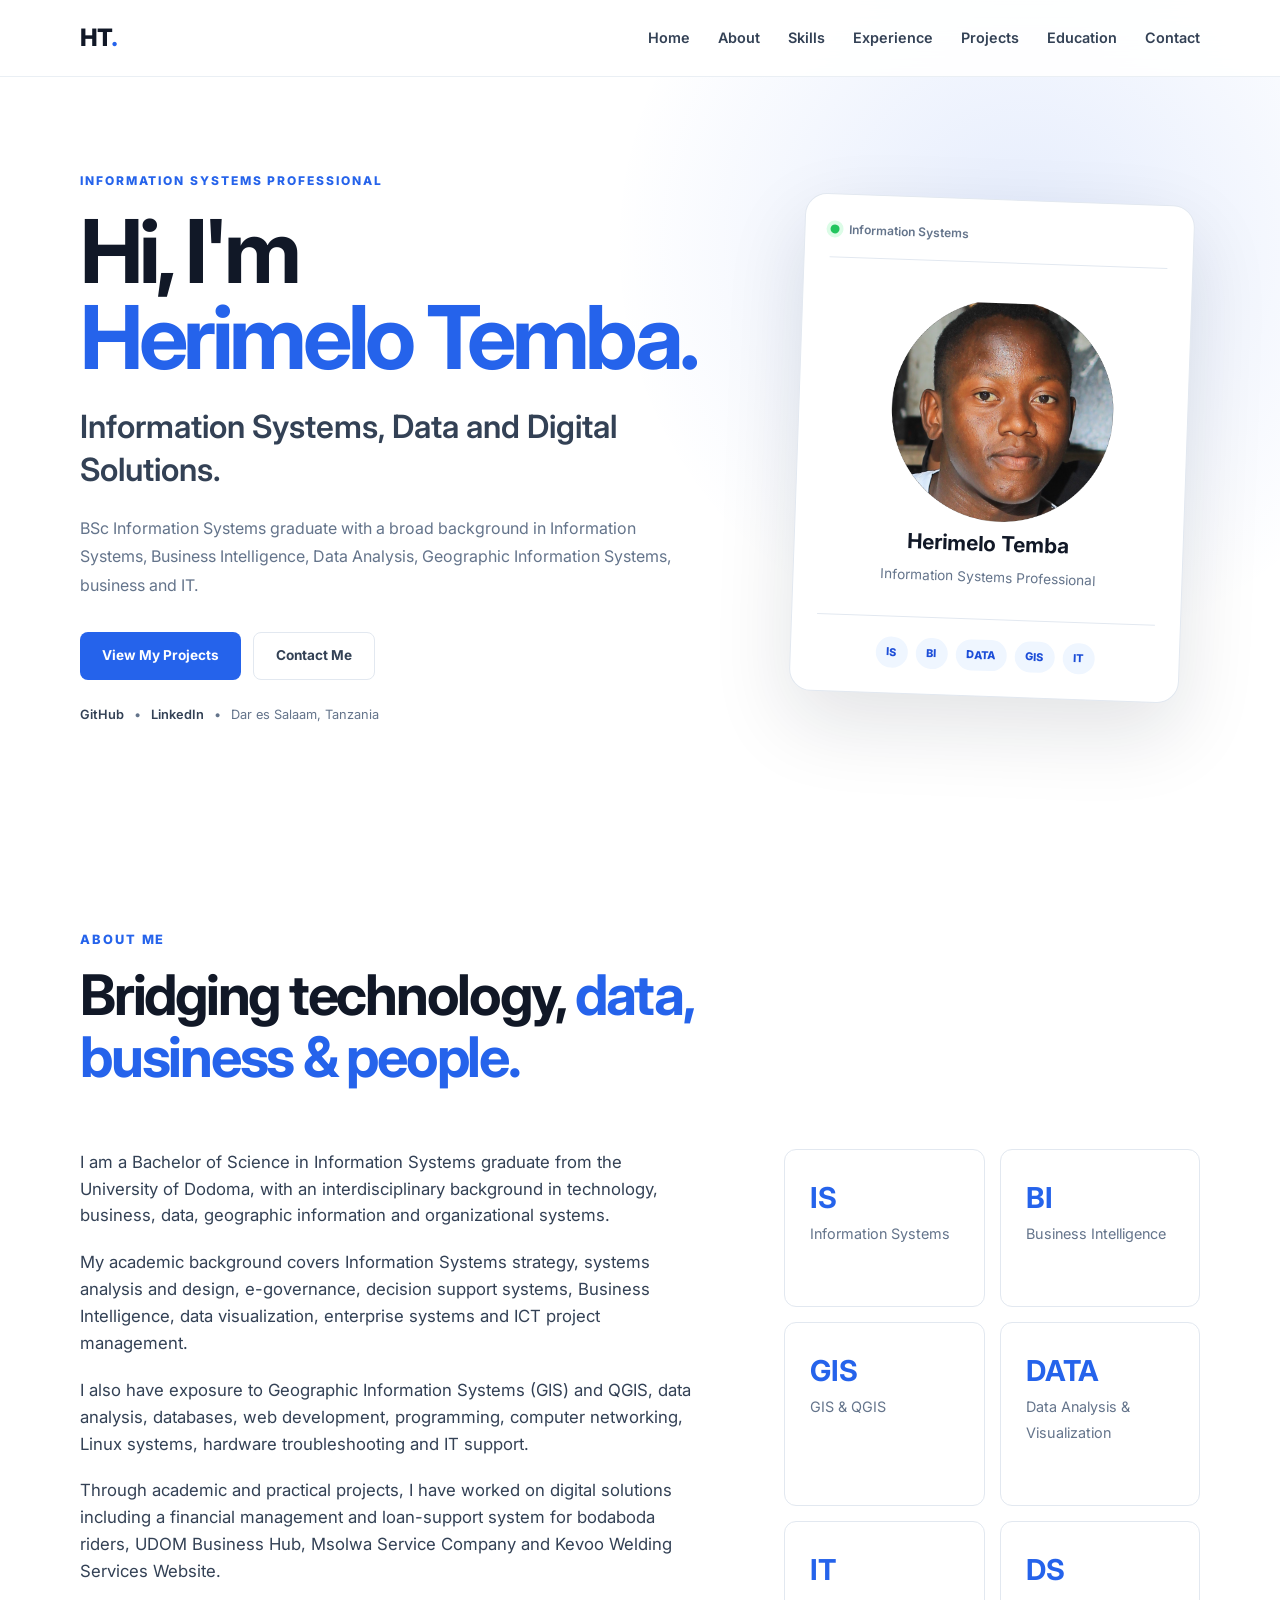
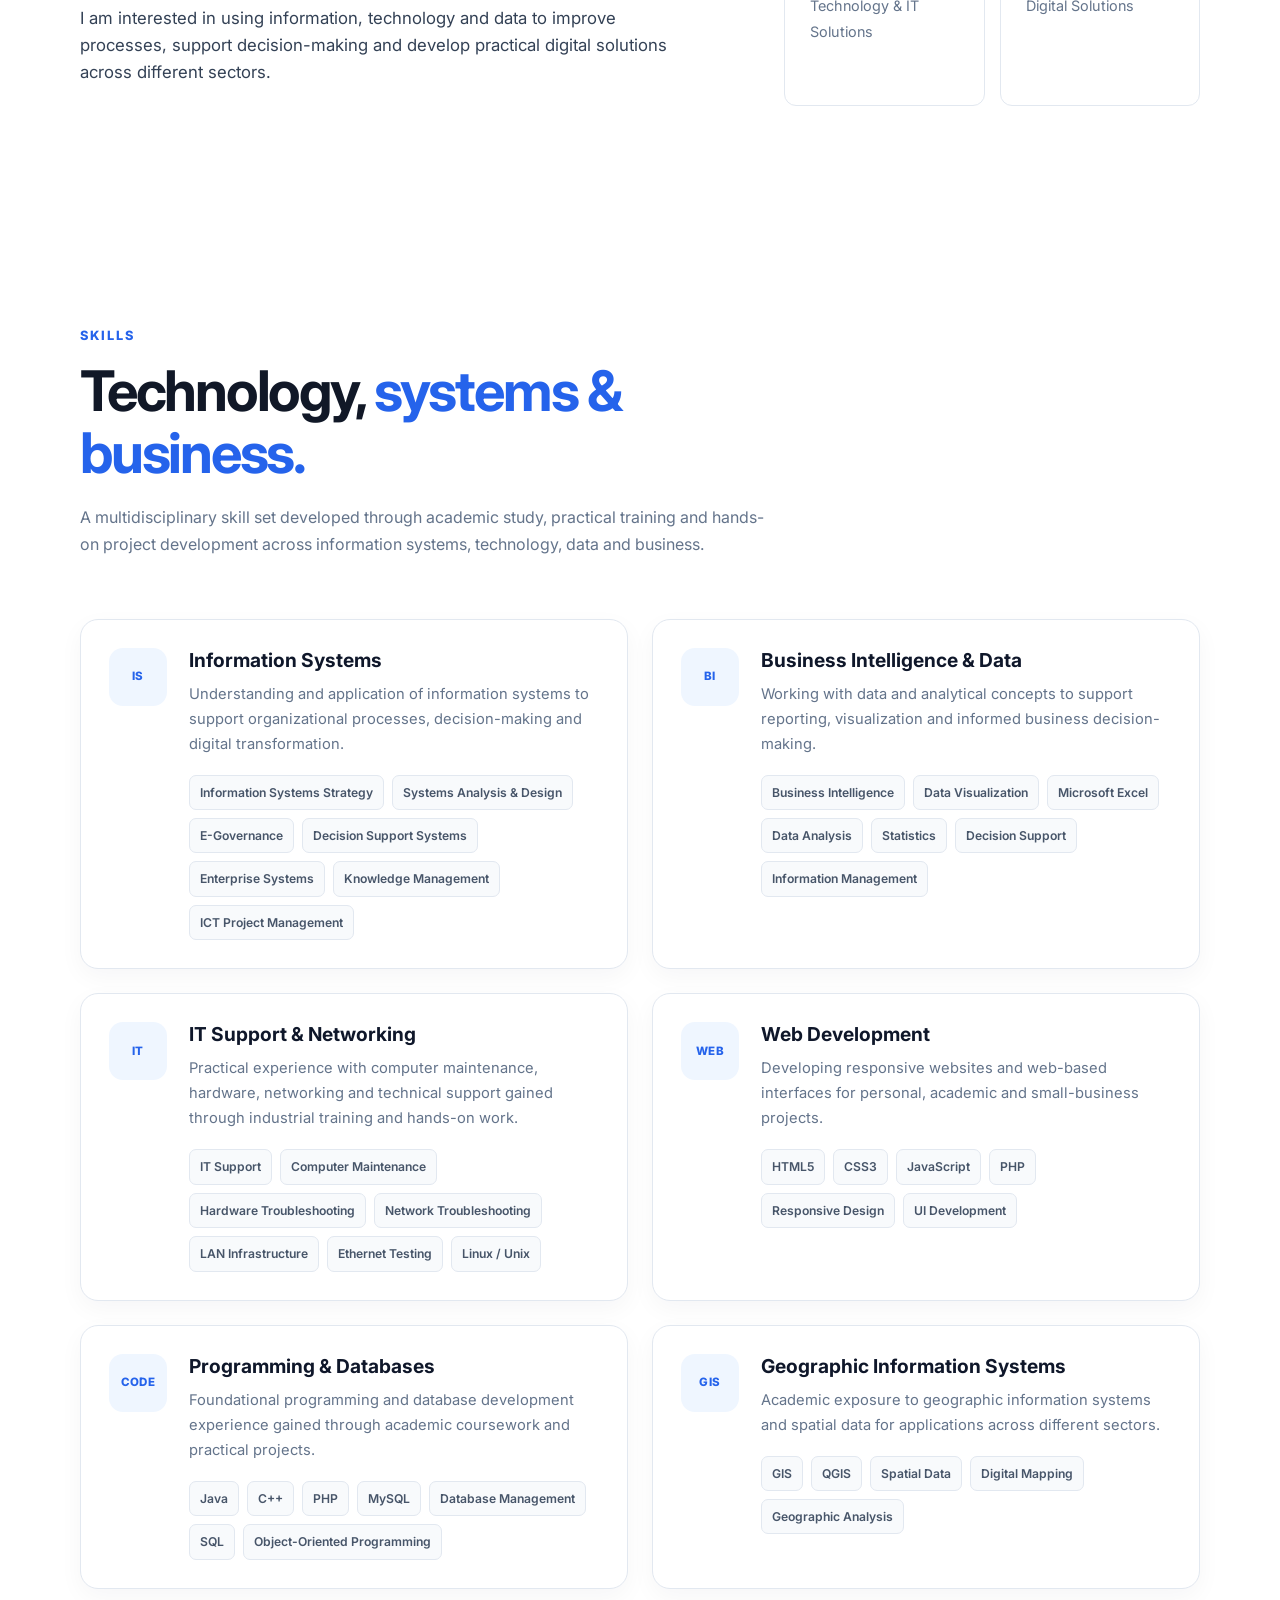
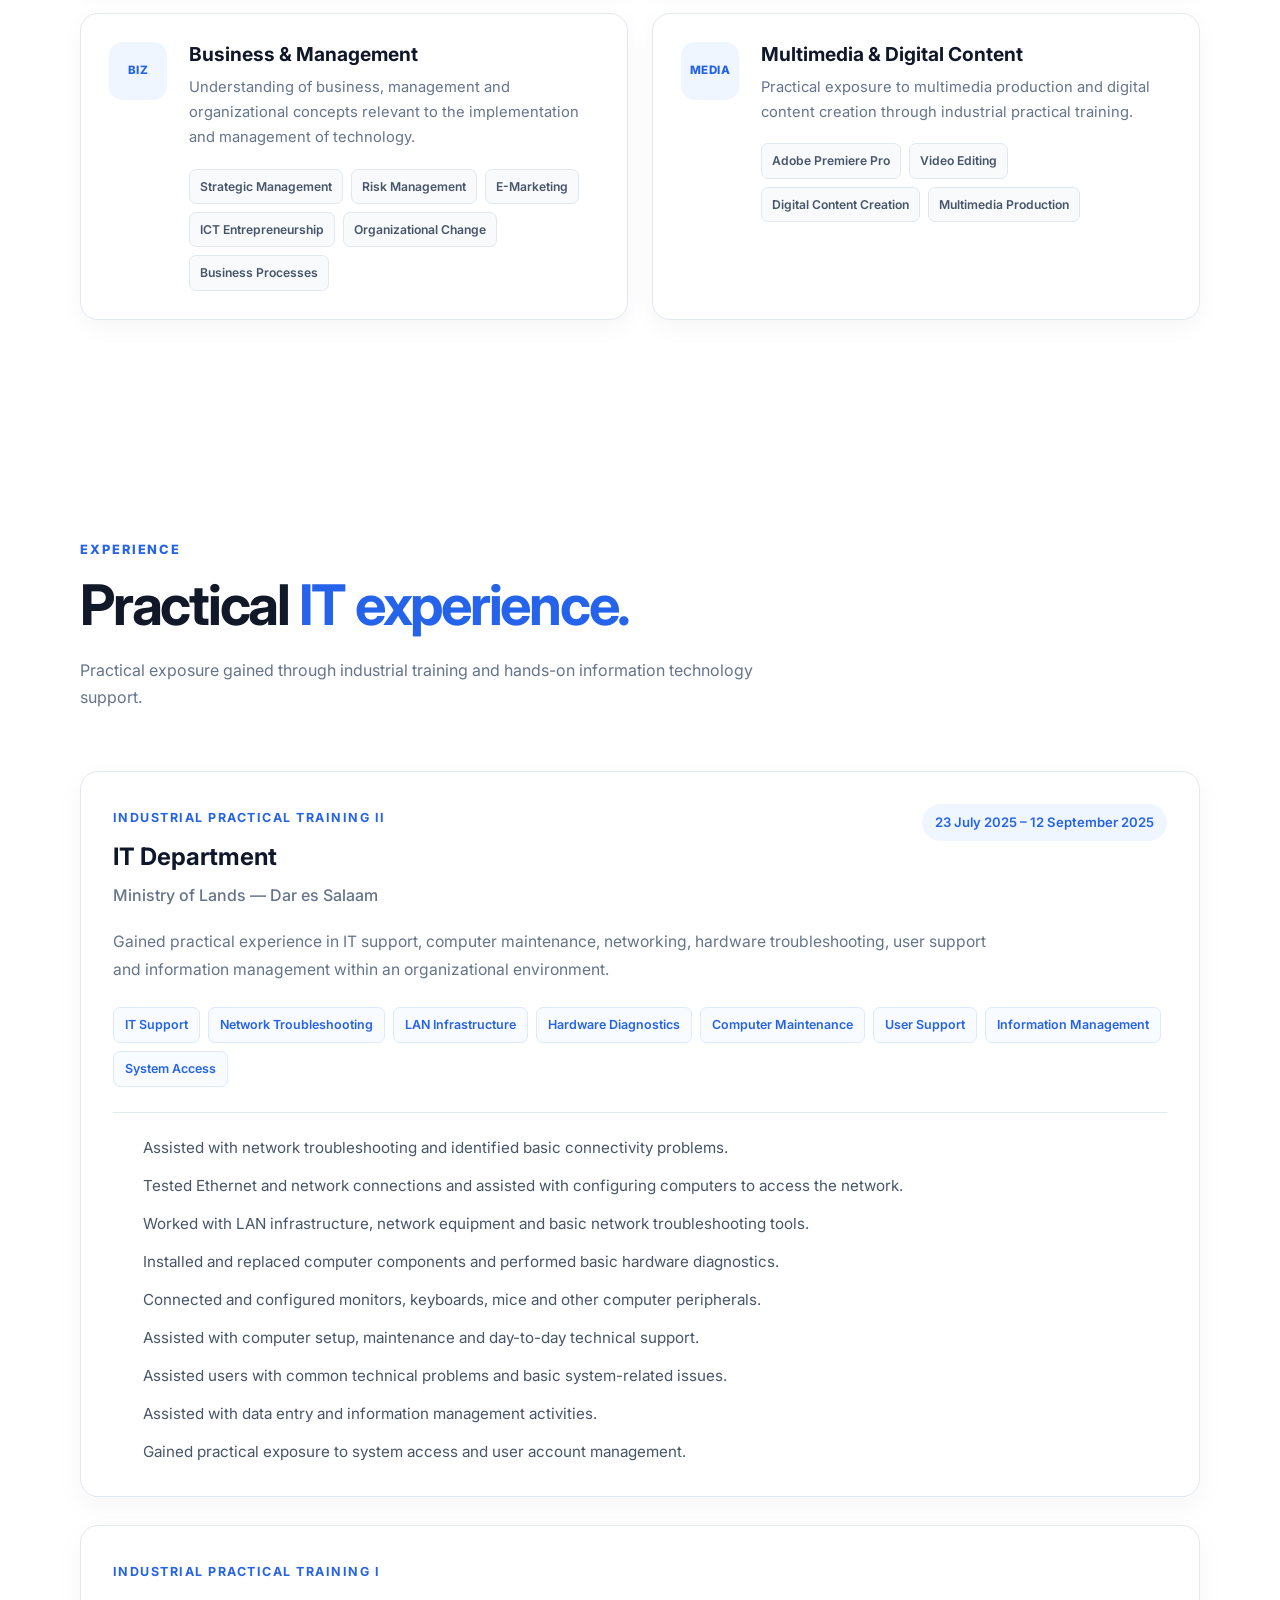
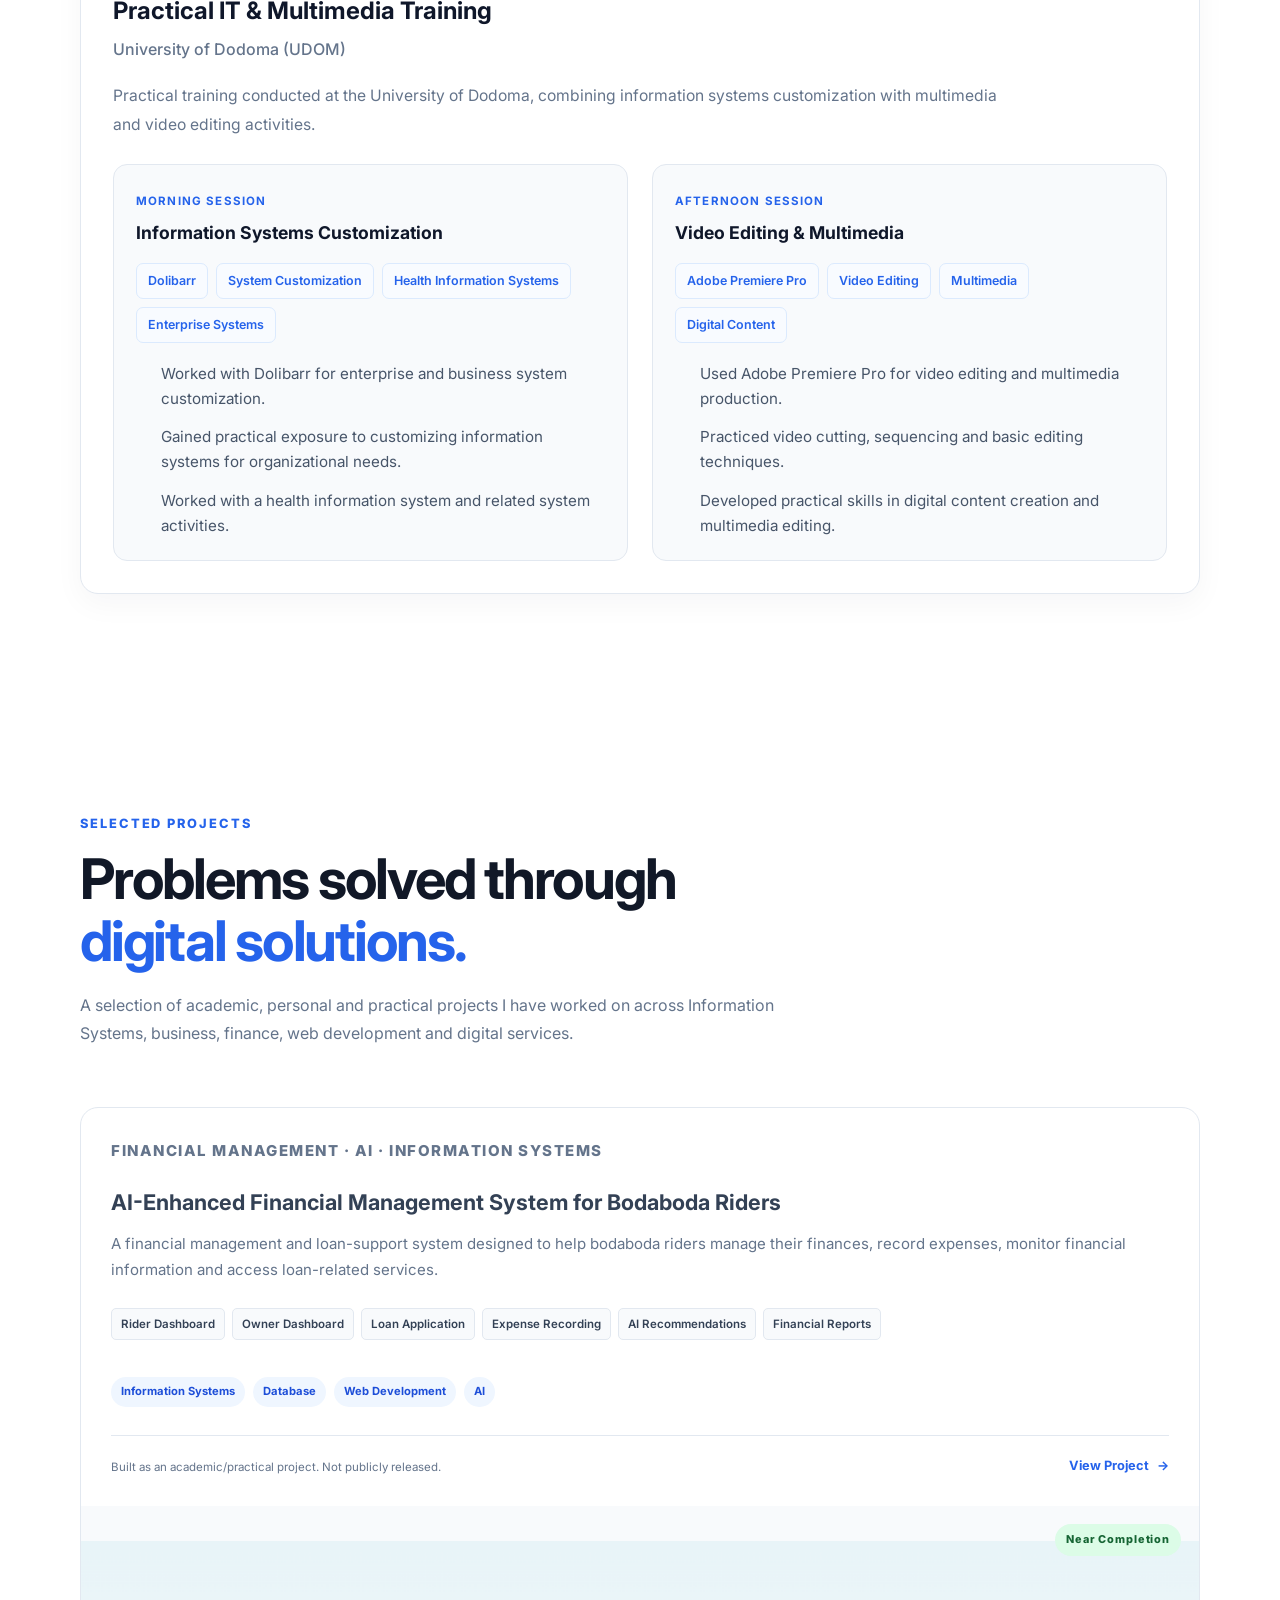
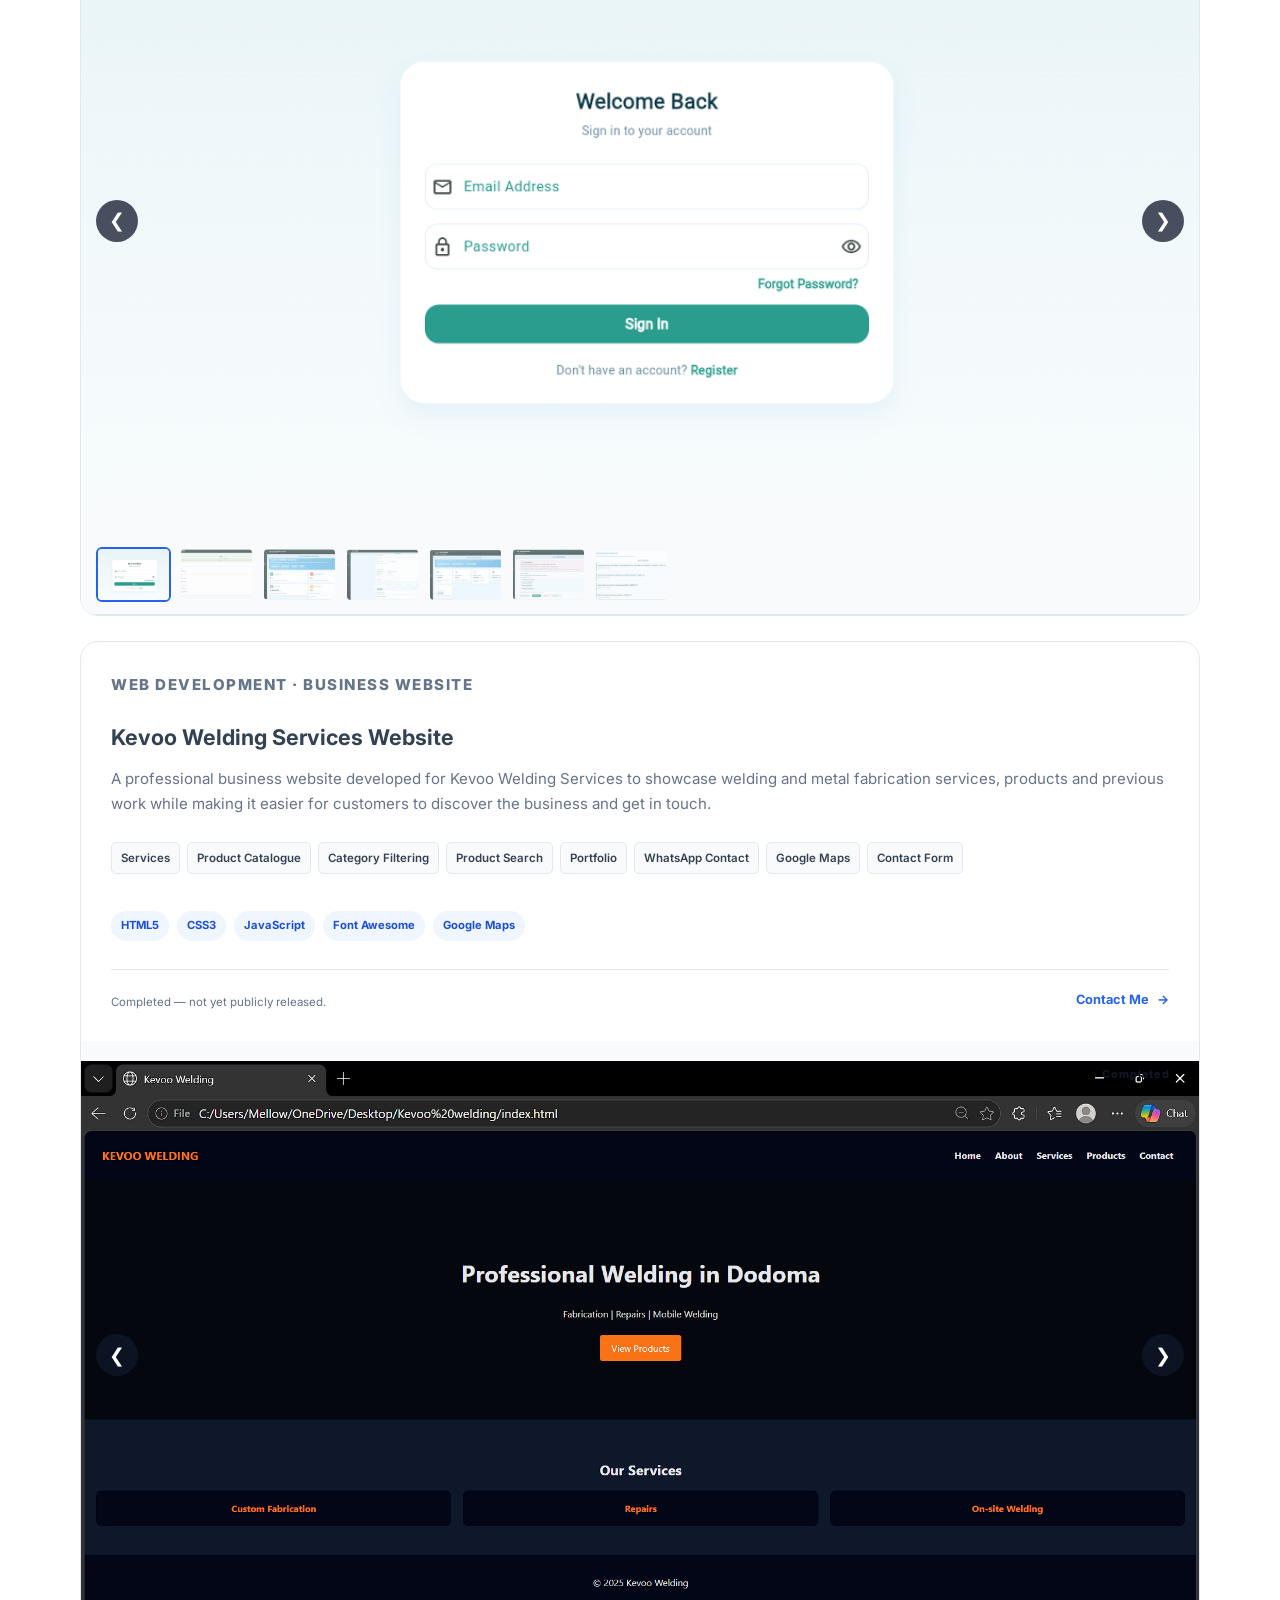
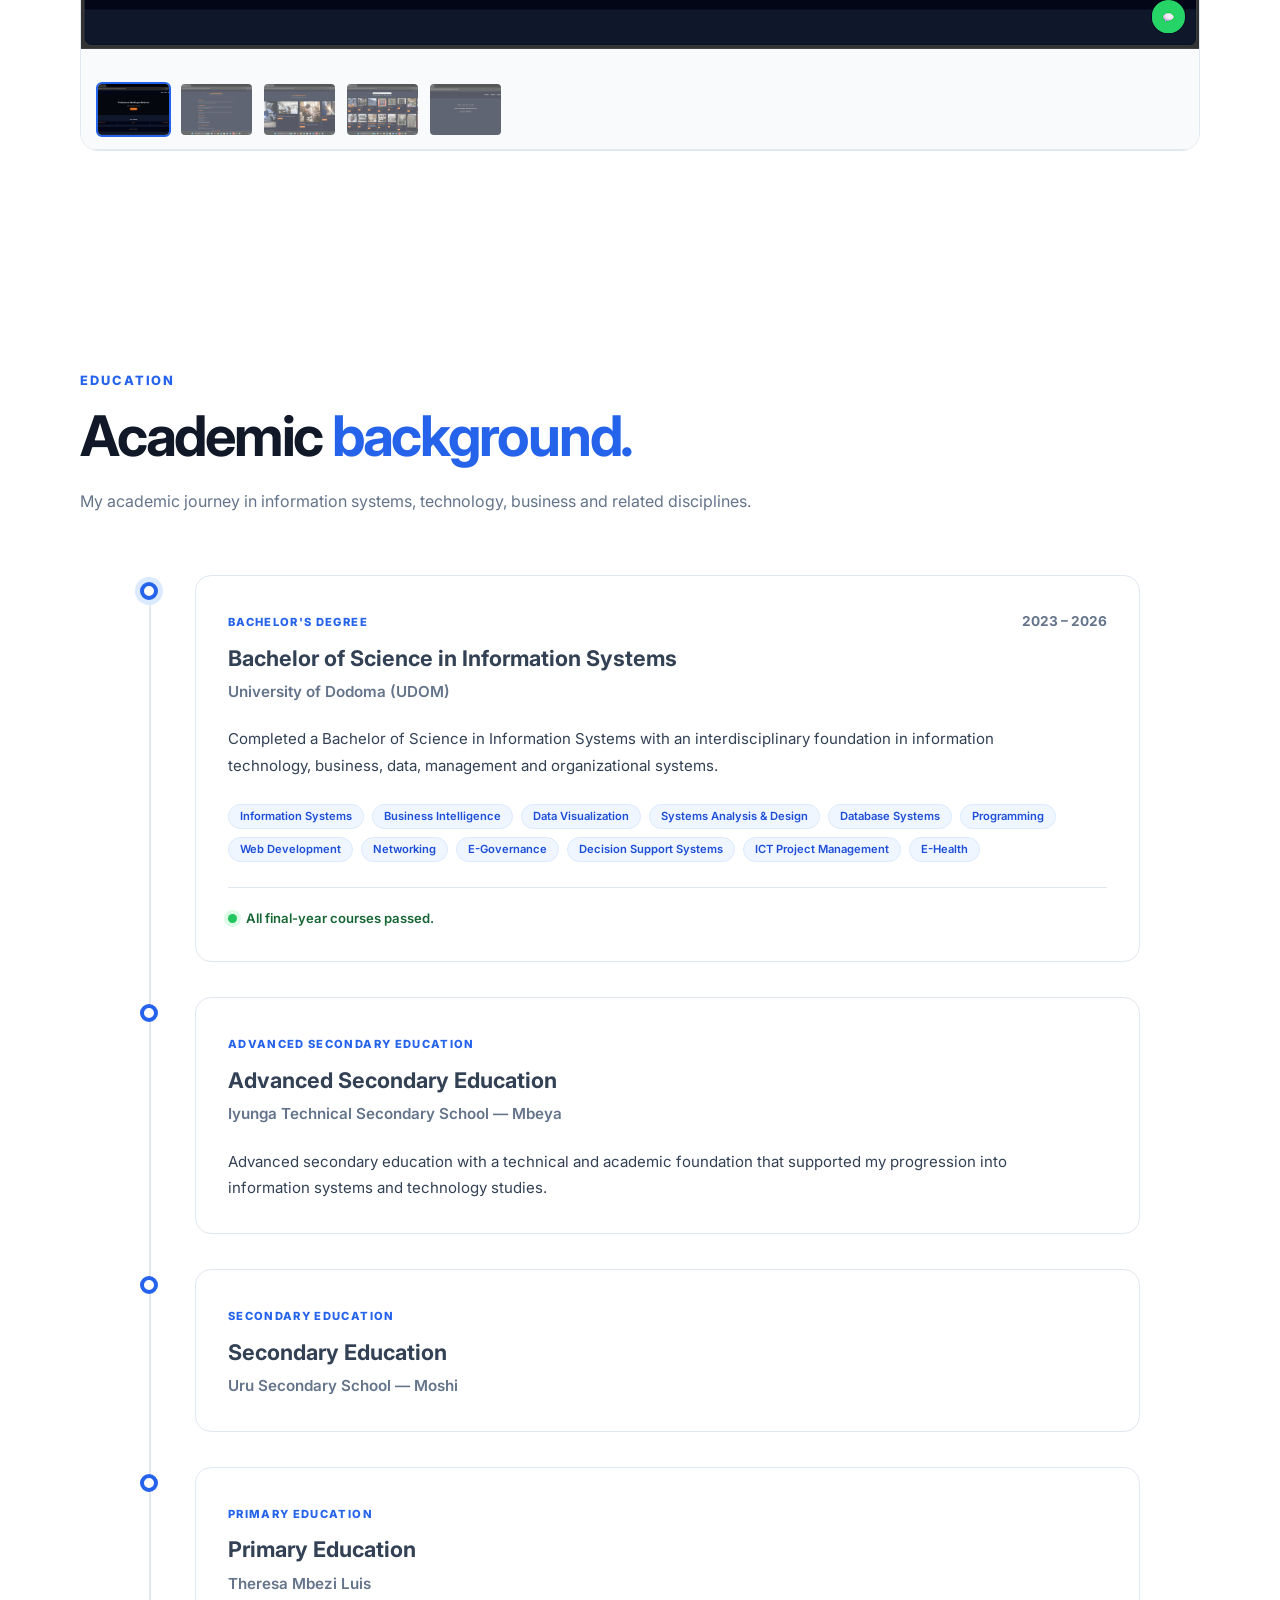
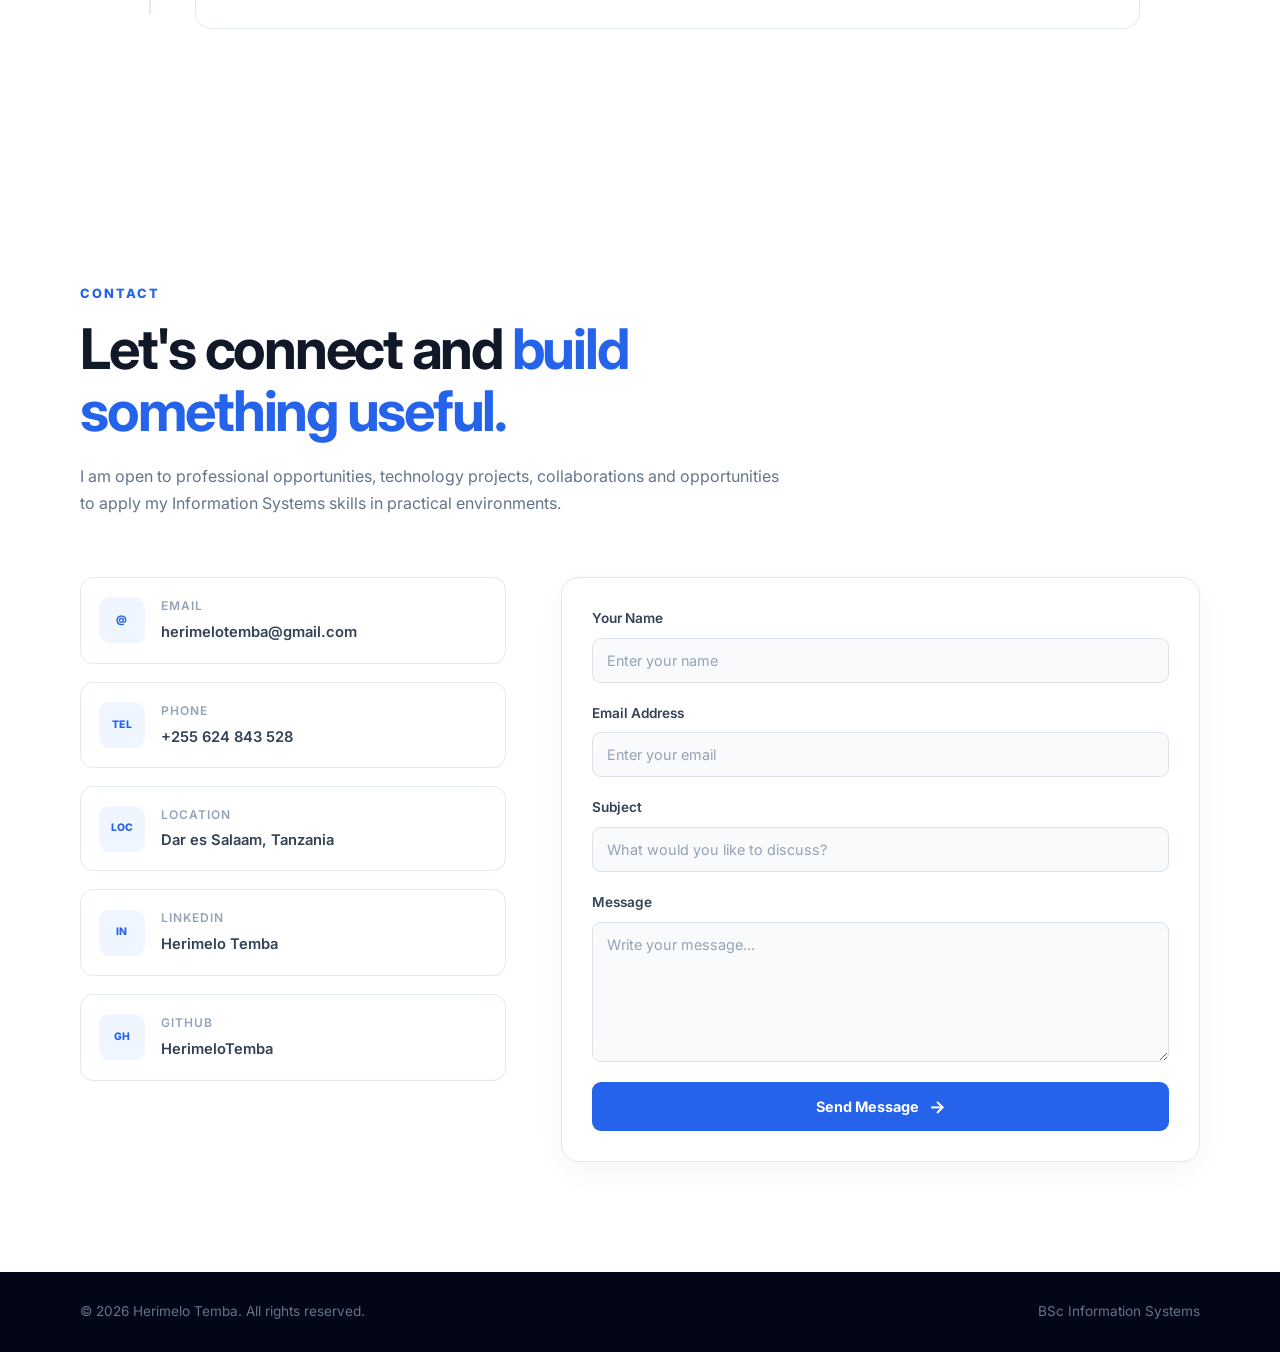
<file: index.html>
<!DOCTYPE html>
<html lang="en">
<head>
    <meta charset="UTF-8">
    <meta name="viewport" content="width=device-width, initial-scale=1.0">

    <meta name="description"
          content="Portfolio of Herimelo Temba, BSc Information Systems graduate specializing in information systems, web development, data analysis and IT.">

    <meta name="author" content="Herimelo Temba">

    <title>Herimelo Temba | Information Systems Graduate</title>

    <link rel="stylesheet" href="style.css">

    <link rel="preconnect" href="https://fonts.googleapis.com">
    <link rel="preconnect" href="https://fonts.gstatic.com" crossorigin>

    <link href="https://fonts.googleapis.com/css2?family=Inter:wght@400;500;600;700;800&display=swap"
          rel="stylesheet">
</head>

<body>

    <!-- ================= NAVIGATION ================= -->

    <header class="header">

        <nav class="navbar container">

            <a href="#home" class="logo">
                HT<span>.</span>
            </a>

            <button class="menu-toggle" id="menuToggle" aria-label="Open navigation menu">
                ☰
            </button>

            <ul class="nav-links" id="navLinks">
                <li><a href="#home">Home</a></li>
                <li><a href="#about">About</a></li>
                <li><a href="#skills">Skills</a></li>
                <li><a href="#experience">Experience</a></li>
                <li><a href="#projects">Projects</a></li>
                <li><a href="#education">Education</a></li>
                <li><a href="#contact">Contact</a></li>
            </ul>

        </nav>

    </header>


    <main>

<!-- ================= HERO ================= -->

<section class="hero" id="home">

    <div class="container hero-container">

        <div class="hero-content">

            <p class="hero-eyebrow">
                INFORMATION SYSTEMS PROFESSIONAL
            </p>

            <h1>
                Hi, I'm
                <span>Herimelo Temba.</span>
            </h1>

            <h2>
                Information Systems, Data and Digital Solutions.
            </h2>

            <p class="hero-description">
                BSc Information Systems graduate with a broad background in
                Information Systems, Business Intelligence, Data Analysis,
                Geographic Information Systems, business and IT.
            </p>


            <div class="hero-buttons">

                <a href="#projects" class="btn btn-primary">
                    View My Projects
                </a>

                <a href="#contact" class="btn btn-secondary">
                    Contact Me
                </a>

            </div>


            <div class="hero-links">

                <a
                    href="https://herimelotemba.github.io/portfolio/"
                    target="_blank"
                    rel="noopener noreferrer"
                >
                    GitHub
                </a>

                <span>•</span>

                <a
                    href="linkedin.com/in/herimelo-temba-241072366"
                    target="_blank"
                    rel="noopener noreferrer"
                >
                    LinkedIn
                </a>

                <span>•</span>

                <span>
                    Dar es Salaam, Tanzania
                </span>

            </div>

        </div>


        <div class="hero-visual">

            <div class="hero-card">

                <div class="hero-card-top">

                    <span class="hero-dot"></span>
                    <span>Information Systems</span>

                </div>

                <div class="hero-profile">
 
                <img 
                         src="assets/images/profile.png"
                         alt="Herimelo Temba"
                         class="hero-profile-image"
    >

                 <h3>
                      Herimelo Temba
                </h3>

                   <p>
                        Information Systems
                        Professional
                   </p>

                </div>


                <div class="hero-skills">

                    <span>IS</span>
                    <span>BI</span>
                    <span>DATA</span>
                    <span>GIS</span>
                    <span>IT</span>

                </div>

            </div>

        </div>

    </div>

</section>


<!-- ================= ABOUT ================= -->

<section class="section" id="about">

    <div class="container">

        <div class="section-heading">

            <p class="section-label">ABOUT ME</p>

            <h2>
                Bridging technology,
                <span>data, business & people.</span>
            </h2>

        </div>


        <div class="about-grid">


            <div class="about-text">

                <p>
                    I am a Bachelor of Science in Information Systems
                    graduate from the University of Dodoma, with an
                    interdisciplinary background in technology, business,
                    data, geographic information and organizational
                    systems.
                </p>


                <p>
                    My academic background covers Information Systems
                    strategy, systems analysis and design, e-governance,
                    decision support systems, Business Intelligence,
                    data visualization, enterprise systems and ICT
                    project management.
                </p>


                <p>
                    I also have exposure to Geographic Information Systems
                    (GIS) and QGIS, data analysis, databases, web
                    development, programming, computer networking, Linux
                    systems, hardware troubleshooting and IT support.
                </p>


                <p>
                    Through academic and practical projects, I have worked
                    on digital solutions including a financial management
                    and loan-support system for bodaboda riders, UDOM
                    Business Hub, Msolwa Service Company and Kevoo Welding
                    Services Website.
                </p>


                <p>
                    I am interested in using information, technology and
                    data to improve processes, support decision-making and
                    develop practical digital solutions across different
                    sectors.
                </p>

            </div>


            <div class="about-highlights">


                <div class="highlight">

                    <strong>IS</strong>

                    <span>
                        Information Systems
                    </span>

                </div>


                <div class="highlight">

                    <strong>BI</strong>

                    <span>
                        Business Intelligence
                    </span>

                </div>


                <div class="highlight">

                    <strong>GIS</strong>

                    <span>
                        GIS & QGIS
                    </span>

                </div>


                <div class="highlight">

                    <strong>DATA</strong>

                    <span>
                        Data Analysis & Visualization
                    </span>

                </div>


                <div class="highlight">

                    <strong>IT</strong>

                    <span>
                        Technology & IT Solutions
                    </span>

                </div>


                <div class="highlight">

                    <strong>DS</strong>

                    <span>
                        Digital Solutions
                    </span>

                </div>


            </div>

        </div>

    </div>

</section>

<!-- ================= SKILLS ================= -->

<section class="section" id="skills">

    <div class="container">

        <div class="section-heading">

            <p class="section-label">SKILLS</p>

            <h2>
                Technology,
                <span>systems & business.</span>
            </h2>

            <p class="section-intro">
                A multidisciplinary skill set developed through academic
                study, practical training and hands-on project development
                across information systems, technology, data and business.
            </p>

        </div>


        <div class="skills-grid">


            <!-- ================= INFORMATION SYSTEMS ================= -->

            <article class="skill-card">

                <div class="skill-icon">
                    IS
                </div>

                <div class="skill-content">

                    <h3>
                        Information Systems
                    </h3>

                    <p>
                        Understanding and application of information
                        systems to support organizational processes,
                        decision-making and digital transformation.
                    </p>

                    <div class="skill-tags">

                        <span>Information Systems Strategy</span>
                        <span>Systems Analysis & Design</span>
                        <span>E-Governance</span>
                        <span>Decision Support Systems</span>
                        <span>Enterprise Systems</span>
                        <span>Knowledge Management</span>
                        <span>ICT Project Management</span>

                    </div>

                </div>

            </article>


            <!-- ================= BUSINESS INTELLIGENCE & DATA ================= -->

            <article class="skill-card">

                <div class="skill-icon">
                    BI
                </div>

                <div class="skill-content">

                    <h3>
                        Business Intelligence & Data
                    </h3>

                    <p>
                        Working with data and analytical concepts to
                        support reporting, visualization and
                        informed business decision-making.
                    </p>

                    <div class="skill-tags">

                        <span>Business Intelligence</span>
                        <span>Data Visualization</span>
                        <span>Microsoft Excel</span>
                        <span>Data Analysis</span>
                        <span>Statistics</span>
                        <span>Decision Support</span>
                        <span>Information Management</span>

                    </div>

                </div>

            </article>


            <!-- ================= IT & NETWORKING ================= -->

            <article class="skill-card">

                <div class="skill-icon">
                    IT
                </div>

                <div class="skill-content">

                    <h3>
                        IT Support & Networking
                    </h3>

                    <p>
                        Practical experience with computer maintenance,
                        hardware, networking and technical support
                        gained through industrial training and hands-on
                        work.
                    </p>

                    <div class="skill-tags">

                        <span>IT Support</span>
                        <span>Computer Maintenance</span>
                        <span>Hardware Troubleshooting</span>
                        <span>Network Troubleshooting</span>
                        <span>LAN Infrastructure</span>
                        <span>Ethernet Testing</span>
                        <span>Linux / Unix</span>

                    </div>

                </div>

            </article>


            <!-- ================= WEB DEVELOPMENT ================= -->

            <article class="skill-card">

                <div class="skill-icon">
                    WEB
                </div>

                <div class="skill-content">

                    <h3>
                        Web Development
                    </h3>

                    <p>
                        Developing responsive websites and web-based
                        interfaces for personal, academic and
                        small-business projects.
                    </p>

                    <div class="skill-tags">

                        <span>HTML5</span>
                        <span>CSS3</span>
                        <span>JavaScript</span>
                        <span>PHP</span>
                        <span>Responsive Design</span>
                        <span>UI Development</span>

                    </div>

                </div>

            </article>


            <!-- ================= PROGRAMMING & DATABASES ================= -->

            <article class="skill-card">

                <div class="skill-icon">
                    CODE
                </div>

                <div class="skill-content">

                    <h3>
                        Programming & Databases
                    </h3>

                    <p>
                        Foundational programming and database development
                        experience gained through academic coursework
                        and practical projects.
                    </p>

                    <div class="skill-tags">

                        <span>Java</span>
                        <span>C++</span>
                        <span>PHP</span>
                        <span>MySQL</span>
                        <span>Database Management</span>
                        <span>SQL</span>
                        <span>Object-Oriented Programming</span>

                    </div>

                </div>

            </article>


            <!-- ================= GIS ================= -->

            <article class="skill-card">

                <div class="skill-icon">
                    GIS
                </div>

                <div class="skill-content">

                    <h3>
                        Geographic Information Systems
                    </h3>

                    <p>
                        Academic exposure to geographic information
                        systems and spatial data for applications
                        across different sectors.
                    </p>

                    <div class="skill-tags">

                        <span>GIS</span>
                        <span>QGIS</span>
                        <span>Spatial Data</span>
                        <span>Digital Mapping</span>
                        <span>Geographic Analysis</span>

                    </div>

                </div>

            </article>


            <!-- ================= BUSINESS & MANAGEMENT ================= -->

            <article class="skill-card">

                <div class="skill-icon">
                    BIZ
                </div>

                <div class="skill-content">

                    <h3>
                        Business & Management
                    </h3>

                    <p>
                        Understanding of business, management and
                        organizational concepts relevant to the
                        implementation and management of technology.
                    </p>

                    <div class="skill-tags">

                        <span>Strategic Management</span>
                        <span>Risk Management</span>
                        <span>E-Marketing</span>
                        <span>ICT Entrepreneurship</span>
                        <span>Organizational Change</span>
                        <span>Business Processes</span>

                    </div>

                </div>

            </article>


            <!-- ================= MULTIMEDIA ================= -->

            <article class="skill-card">

                <div class="skill-icon">
                    MEDIA
                </div>

                <div class="skill-content">

                    <h3>
                        Multimedia & Digital Content
                    </h3>

                    <p>
                        Practical exposure to multimedia production and
                        digital content creation through industrial
                        practical training.
                    </p>

                    <div class="skill-tags">

                        <span>Adobe Premiere Pro</span>
                        <span>Video Editing</span>
                        <span>Digital Content Creation</span>
                        <span>Multimedia Production</span>

                    </div>

                </div>

            </article>


        </div>

    </div>

</section>


<!-- ================= EXPERIENCE ================= -->

<section class="section" id="experience">

    <div class="container">

        <div class="section-heading">

            <p class="section-label">EXPERIENCE</p>

            <h2>
                Practical
                <span>IT experience.</span>
            </h2>

            <p class="section-intro">
                Practical exposure gained through industrial training
                and hands-on information technology support.
            </p>

        </div>


        <div class="experience-list">

            <!-- MINISTRY OF LANDS -->

            <article class="experience-card">

                <div class="experience-header">

                    <div>

                        <span class="experience-type">
                            INDUSTRIAL PRACTICAL TRAINING II
                        </span>

                        <h3>
                            IT Department
                        </h3>

                        <p class="experience-company">
                            Ministry of Lands — Dar es Salaam
                        </p>

                    </div>

                    <span class="experience-period">
                      23 July 2025 – 12 September 2025
                    </span>

                </div>


                <p class="experience-description">
                    Gained practical experience in IT support, computer
                    maintenance, networking, hardware troubleshooting,
                    user support and information management within an
                    organizational environment.
                </p>


                <div class="experience-skills">

                    <span>IT Support</span>

                    <span>Network Troubleshooting</span>

                    <span>LAN Infrastructure</span>

                    <span>Hardware Diagnostics</span>

                    <span>Computer Maintenance</span>

                    <span>User Support</span>

                    <span>Information Management</span>

                    <span>System Access</span>

                </div>


                <ul class="experience-responsibilities">

                    <li>
                        Assisted with network troubleshooting and
                        identified basic connectivity problems.
                    </li>

                    <li>
                        Tested Ethernet and network connections and
                        assisted with configuring computers to access
                        the network.
                    </li>

                    <li>
                        Worked with LAN infrastructure, network equipment
                        and basic network troubleshooting tools.
                    </li>

                    <li>
                        Installed and replaced computer components and
                        performed basic hardware diagnostics.
                    </li>

                    <li>
                        Connected and configured monitors, keyboards,
                        mice and other computer peripherals.
                    </li>

                    <li>
                        Assisted with computer setup, maintenance and
                        day-to-day technical support.
                    </li>

                    <li>
                        Assisted users with common technical problems
                        and basic system-related issues.
                    </li>

                    <li>
                        Assisted with data entry and information
                        management activities.
                    </li>

                    <li>
                        Gained practical exposure to system access and
                        user account management.
                    </li>

                </ul>

            </article>


<!-- ================= INDUSTRIAL PRACTICAL TRAINING I ================= -->

<article class="experience-card">

    <div class="experience-header">

        <div>

            <span class="experience-type">
                INDUSTRIAL PRACTICAL TRAINING I
            </span>

            <h3>
                Practical IT & Multimedia Training
            </h3>

            <p class="experience-company">
                University of Dodoma (UDOM)
            </p>

        </div>

    </div>


    <p class="experience-description">
        Practical training conducted at the University of Dodoma,
        combining information systems customization with multimedia
        and video editing activities.
    </p>


    <div class="experience-training-grid">

        <!-- MORNING -->

        <div class="training-area">

            <span class="training-period">
                MORNING SESSION
            </span>

            <h4>
                Information Systems Customization
            </h4>

            <div class="experience-skills">

                <span>Dolibarr</span>
                <span>System Customization</span>
                <span>Health Information Systems</span>
                <span>Enterprise Systems</span>

            </div>

            <ul class="experience-responsibilities">

                <li>
                    Worked with Dolibarr for enterprise and
                    business system customization.
                </li>

                <li>
                    Gained practical exposure to customizing
                    information systems for organizational needs.
                </li>

                <li>
                    Worked with a health information system
                    and related system activities.
                </li>

            </ul>

        </div>


        <!-- AFTERNOON -->

        <div class="training-area">

            <span class="training-period">
                AFTERNOON SESSION
            </span>

            <h4>
                Video Editing & Multimedia
            </h4>

            <div class="experience-skills">

                <span>Adobe Premiere Pro</span>
                <span>Video Editing</span>
                <span>Multimedia</span>
                <span>Digital Content</span>

            </div>

            <ul class="experience-responsibilities">

                <li>
                    Used Adobe Premiere Pro for video editing
                    and multimedia production.
                </li>

                <li>
                    Practiced video cutting, sequencing and
                    basic editing techniques.
                </li>

                <li>
                    Developed practical skills in digital
                    content creation and multimedia editing.
                </li>

            </ul>

        </div>

    </div>

</article>

        </div>

    </div>

</section>

<!-- ================= PROJECTS ================= -->

<section class="section" id="projects">

    <div class="container">

        <div class="section-heading">

            <p class="section-label">SELECTED PROJECTS</p>

            <h2>
                Problems solved through
                <span>digital solutions.</span>
            </h2>

            <p class="section-intro">
                A selection of academic, personal and practical projects
                I have worked on across Information Systems, business,
                finance, web development and digital services.
            </p>

        </div>


        <div class="projects-grid">


            <!-- ================= BODABODA ================= -->

            <article class="project-card project-featured">

<div class="project-image project-gallery">

    <img
        src="assets/images/projects/bodaboda/login.png"
        alt="Bodaboda financial management system login interface"
        class="project-main-image"
        id="bodaboda-main-image"
    >

    <button
        class="gallery-arrow gallery-prev"
        type="button"
        onclick="changeBodabodaImage(-1)"
        aria-label="Previous screenshot"
    >
        &#10094;
    </button>

    <button
        class="gallery-arrow gallery-next"
        type="button"
        onclick="changeBodabodaImage(1)"
        aria-label="Next screenshot"
    >
        &#10095;
    </button>

    <span class="project-status status-near-complete">
        Near Completion
    </span>

</div>


<div class="project-thumbnails">

    <button
        type="button"
        onclick="setBodabodaImage(0)"
        class="project-thumbnail active"
    >
        <img
            src="assets/images/projects/bodaboda/login.png"
            alt="Login"
        >
    </button>

    <button
        type="button"
        onclick="setBodabodaImage(1)"
        class="project-thumbnail"
    >
        <img
            src="assets/images/projects/bodaboda/rider-dashboard.png"
            alt="Rider dashboard"
        >
    </button>

    <button
        type="button"
        onclick="setBodabodaImage(2)"
        class="project-thumbnail"
    >
        <img
            src="assets/images/projects/bodaboda/owner-dashboard.png"
            alt="Owner dashboard"
        >
    </button>

    <button
        type="button"
        onclick="setBodabodaImage(3)"
        class="project-thumbnail"
    >
        <img
            src="assets/images/projects/bodaboda/loan-application.png"
            alt="Loan application"
        >
    </button>

    <button
        type="button"
        onclick="setBodabodaImage(4)"
        class="project-thumbnail"
    >
        <img
            src="assets/images/projects/bodaboda/expenses.png"
            alt="Expense recording"
        >
    </button>

    <button
        type="button"
        onclick="setBodabodaImage(5)"
        class="project-thumbnail"
    >
        <img
            src="assets/images/projects/bodaboda/ai-recommendation.png"
            alt="AI recommendation"
        >
    </button>

    <button
        type="button"
        onclick="setBodabodaImage(6)"
        class="project-thumbnail"
    >
        <img
            src="assets/images/projects/bodaboda/financial-report.png"
            alt="Financial report"
        >
    </button>

</div>


                <div class="project-content">

                    <p class="project-category">
                        FINANCIAL MANAGEMENT · AI · INFORMATION SYSTEMS
                    </p>

                    <h3>
                        AI-Enhanced Financial Management System
                        for Bodaboda Riders
                    </h3>

                    <p class="project-description">
                        A financial management and loan-support system
                        designed to help bodaboda riders manage their
                        finances, record expenses, monitor financial
                        information and access loan-related services.
                    </p>


                    <div class="project-features">

                        <span>Rider Dashboard</span>
                        <span>Owner Dashboard</span>
                        <span>Loan Application</span>
                        <span>Expense Recording</span>
                        <span>AI Recommendations</span>
                        <span>Financial Reports</span>

                    </div>


                    <div class="project-tech">

                        <span>Information Systems</span>
                        <span>Database</span>
                        <span>Web Development</span>
                        <span>AI</span>

                    </div>


                    <div class="project-footer">

                        <span class="project-note">
                            Built as an academic/practical project.
                            Not publicly released.
                        </span>

                        <a href="#contact" class="project-link">
                            View Project
                            <span>→</span>
                        </a>

                    </div>

                </div>

            </article>


<!-- ================= KEVOO WELDING ================= -->

<article class="project-card project-featured">

    <!-- PROJECT INTRO -->
    <div class="project-content">

        <p class="project-category">
            WEB DEVELOPMENT · BUSINESS WEBSITE
        </p>

        <h3>
            Kevoo Welding Services Website
        </h3>

        <p class="project-description">
            A professional business website developed for Kevoo
            Welding Services to showcase welding and metal
            fabrication services, products and previous work while
            making it easier for customers to discover the business
            and get in touch.
        </p>


        <div class="project-features">

            <span>Services</span>
            <span>Product Catalogue</span>
            <span>Category Filtering</span>
            <span>Product Search</span>
            <span>Portfolio</span>
            <span>WhatsApp Contact</span>
            <span>Google Maps</span>
            <span>Contact Form</span>

        </div>


        <div class="project-tech">

            <span>HTML5</span>
            <span>CSS3</span>
            <span>JavaScript</span>
            <span>Font Awesome</span>
            <span>Google Maps</span>

        </div>


        <div class="project-footer">

            <span class="project-note">
                Completed — not yet publicly released.
            </span>

            <a href="#contact" class="project-link">
                Contact Me
                <span>→</span>
            </a>

        </div>

    </div>


    <!-- MAIN SCREENSHOT -->
    <div class="project-image project-gallery">

        <img
            src="assets/images/projects/kevoo/home-dashboard.png"
            alt="Kevoo Welding Services website homepage"
            class="project-main-image"
            id="kevoo-main-image"
        >


        <button
            class="gallery-arrow gallery-prev"
            type="button"
            onclick="changeKevooImage(-1)"
            aria-label="Previous Kevoo screenshot"
        >
            &#10094;
        </button>


        <button
            class="gallery-arrow gallery-next"
            type="button"
            onclick="changeKevooImage(1)"
            aria-label="Next Kevoo screenshot"
        >
            &#10095;
        </button>


        <span class="project-status status-completed">
            Completed
        </span>

    </div>


    <!-- SCREENSHOT THUMBNAILS -->
    <div class="project-thumbnails">

        <button
            type="button"
            class="project-thumbnail active"
            onclick="setKevooImage(0)"
            aria-label="View Kevoo homepage"
        >
            <img
                src="assets/images/projects/kevoo/home-dashboard.png"
                alt="Kevoo homepage"
            >
        </button>


        <button
            type="button"
            class="project-thumbnail"
            onclick="setKevooImage(1)"
            aria-label="View Kevoo about page"
        >
            <img
                src="assets/images/projects/kevoo/about.png"
                alt="Kevoo about page"
            >
        </button>


        <button
            type="button"
            class="project-thumbnail"
            onclick="setKevooImage(2)"
            aria-label="View Kevoo services page"
        >
            <img
                src="assets/images/projects/kevoo/service.png"
                alt="Kevoo services page"
            >
        </button>


        <button
            type="button"
            class="project-thumbnail"
            onclick="setKevooImage(3)"
            aria-label="View Kevoo products page"
        >
            <img
                src="assets/images/projects/kevoo/products.png"
                alt="Kevoo products page"
            >
        </button>


        <button
            type="button"
            class="project-thumbnail"
            onclick="setKevooImage(4)"
            aria-label="View Kevoo contact page"
        >
            <img
                src="assets/images/projects/kevoo/contacts.png"
                alt="Kevoo contact page"
            >
        </button>

    </div>

    </article> <!-- /.project-card -->

        </div> <!-- /.projects-grid -->

    </div> <!-- /.container -->

</section> <!-- /#projects -->

       <!-- ================= EDUCATION ================= -->

<section class="section" id="education">

    <div class="container">

        <div class="section-heading">

            <p class="section-label">EDUCATION</p>

            <h2>
                Academic
                <span>background.</span>
            </h2>

            <p class="section-intro education-intro">
                My academic journey in information systems, technology,
                business and related disciplines.
            </p>

        </div>


        <div class="education-timeline">


            <!-- UNIVERSITY -->

            <article class="education-card education-current">

                <div class="education-marker">
                    <span></span>
                </div>

                <div class="education-content">

                    <div class="education-header">

                        <div>

                            <span class="education-level">
                                BACHELOR'S DEGREE
                            </span>

                            <h3>
                                Bachelor of Science in Information Systems
                            </h3>

                            <p class="education-institution">
                                University of Dodoma (UDOM)
                            </p>

                        </div>

                        <span class="education-period">
                            2023 – 2026
                        </span>

                    </div>


                    <p class="education-description">
                        Completed a Bachelor of Science in Information 
                        Systems with an interdisciplinary foundation in
                        information technology, business, data,
                        management and organizational systems.
                    </p>


                    <div class="education-subjects">

                        <span>Information Systems</span>
                        <span>Business Intelligence</span>
                        <span>Data Visualization</span>
                        <span>Systems Analysis & Design</span>
                        <span>Database Systems</span>
                        <span>Programming</span>
                        <span>Web Development</span>
                        <span>Networking</span>
                        <span>E-Governance</span>
                        <span>Decision Support Systems</span>
                        <span>ICT Project Management</span>
                        <span>E-Health</span>

                    </div>


                    <div class="education-note education-completed">

                        <span class="status-dot"></span>

                        All final-year courses passed.

                    </div>

                </div>

            </article>


            <!-- ADVANCED SECONDARY -->

            <article class="education-card">

                <div class="education-marker">
                    <span></span>
                </div>

                <div class="education-content">

                    <div class="education-header">

                        <div>

                            <span class="education-level">
                                ADVANCED SECONDARY EDUCATION
                            </span>

                            <h3>
                                Advanced Secondary Education
                            </h3>

                            <p class="education-institution">
                                Iyunga Technical Secondary School — Mbeya
                            </p>

                        </div>

                    </div>


                    <p class="education-description">
                        Advanced secondary education with a technical
                        and academic foundation that supported my
                        progression into information systems and
                        technology studies.
                    </p>

                </div>

            </article>


            <!-- SECONDARY -->

            <article class="education-card">

                <div class="education-marker">
                    <span></span>
                </div>

                <div class="education-content">

                    <div class="education-header">

                        <div>

                            <span class="education-level">
                                SECONDARY EDUCATION
                            </span>

                            <h3>
                                Secondary Education
                            </h3>

                            <p class="education-institution">
                                Uru Secondary School — Moshi
                            </p>

                        </div>

                    </div>

                </div>

            </article>


            <!-- PRIMARY -->

            <article class="education-card">

                <div class="education-marker">
                    <span></span>
                </div>

                <div class="education-content">

                    <div class="education-header">

                        <div>

                            <span class="education-level">
                                PRIMARY EDUCATION
                            </span>

                            <h3>
                                Primary Education
                            </h3>

                            <p class="education-institution">
                                Theresa Mbezi Luis
                            </p>

                        </div>

                    </div>

                </div>

            </article>


        </div>

    </div>

</section>

<!-- ================= CONTACT ================= -->

<section class="section" id="contact">

    <div class="container">

        <div class="section-heading">

            <p class="section-label">CONTACT</p>

            <h2>
                Let's connect and
                <span>build something useful.</span>
            </h2>

            <p class="section-intro">
                I am open to professional opportunities, technology
                projects, collaborations and opportunities to apply my
                Information Systems skills in practical environments.
            </p>

        </div>


        <div class="contact-grid">

            <!-- CONTACT INFORMATION -->

            <div class="contact-info">

                <div class="contact-item">

                    <div class="contact-icon">
                        @
                    </div>

                    <div>
                        <span>Email</span>

                        <a href="mailto:herimelotemba@gmail.com">
                            herimelotemba@gmail.com
                        </a>
                    </div>

                </div>


                <div class="contact-item">

                    <div class="contact-icon">
                        TEL
                    </div>

                    <div>
                        <span>Phone</span>

                        <a href="tel:+255624843528">
                            +255 624 843 528
                        </a>
                    </div>

                </div>


                <div class="contact-item">

                    <div class="contact-icon">
                        LOC
                    </div>

                    <div>
                        <span>Location</span>

                        <p>
                            Dar es Salaam, Tanzania
                        </p>
                    </div>

                </div>


                <div class="contact-item">

                    <div class="contact-icon">
                        IN
                    </div>

                    <div>
                        <span>LinkedIn</span>

                        <a
                            href="linkedin.com/in/herimelo-temba-241072366"
                            target="_blank"
                            rel="noopener noreferrer"
                        >
                            Herimelo Temba
                        </a>
                    </div>

                </div>


                <div class="contact-item">

                    <div class="contact-icon">
                        GH
                    </div>

                    <div>
                        <span>GitHub</span>

                        <a
                            href="https://herimelotemba.github.io/portfolio/"
                            target="_blank"
                            rel="noopener noreferrer"
                        >
                            HerimeloTemba
                        </a>
                    </div>

                </div>

            </div>


            <!-- CONTACT FORM -->

            <div class="contact-form-wrapper">

                <form
                    class="contact-form"
                    action="https://formspree.io/f/xwleayba"
                    method="POST"
                >

                    <!-- Email subject -->

                    <input
                        type="hidden"
                        name="_subject"
                        value="New Portfolio Contact Message"
                    >
                    <!-- Anti-spam honeypot -->
                    <div class="form-honeypot" aria-hidden="true">
                    <label for="website">
                                 Leave this field empty
                     </label>

                        <input
                            type="text"
                            id="website"
                            name="website"
                            tabindex="-1"
                            autocomplete="off"
                            style="position:absolute; left:-9999px;"
                        >
                     </div>


                    <!-- NAME -->

                    <div class="form-group">

                        <label for="contact-name">
                            Your Name
                        </label>

                        <input
                            type="text"
                            id="contact-name"
                            name="name"
                            placeholder="Enter your name"
                            required
                        >

                    </div>


                    <!-- EMAIL -->

                    <div class="form-group">

                        <label for="contact-email">
                            Email Address
                        </label>

                        <input
                            type="email"
                            id="contact-email"
                            name="email"
                            placeholder="Enter your email"
                            required
                        >

                    </div>


                    <!-- SUBJECT -->

                    <div class="form-group">

                        <label for="contact-subject">
                            Subject
                        </label>

                        <input
                            type="text"
                            id="contact-subject"
                            name="subject"
                            placeholder="What would you like to discuss?"
                        >

                    </div>


                    <!-- MESSAGE -->

                    <div class="form-group">

                        <label for="contact-message">
                            Message
                        </label>

                        <textarea
                            id="contact-message"
                            name="message"
                            rows="6"
                            placeholder="Write your message..."
                            required
                        ></textarea>

                    </div>


                    <!-- SUBMIT BUTTON -->

                    <button
                        type="submit"
                        class="contact-submit"
                    >
                        Send Message
                        <span>→</span>
                    </button>

                </form>

                <p id="form-status" class="form-status"></p>

            </div>

        </div>

    </div>

</section>
    <!-- ================= FOOTER ================= -->

    <footer class="footer">

        <div class="container footer-content">

            <p>
                © 2026 Herimelo Temba. All rights reserved.
            </p>

            <p>
                BSc Information Systems
            </p>

        </div>

    </footer>


    <script src="script.js"></script>

</body>
</html>
</file>
<file: style.css>
/* =========================================================
   PORTFOLIO STYLE SHEET
   Herimelo Temba
========================================================= */


/* =========================================================
   1. RESET
========================================================= */

* {
    margin: 0;
    padding: 0;
    box-sizing: border-box;
}

html {
    scroll-behavior: smooth;
}

body {
    font-family: "Inter", sans-serif;
    line-height: 1.6;
    color: #111827;
    background: #ffffff;
}

a {
    color: inherit;
    text-decoration: none;
}

ul {
    list-style: none;
}

img {
    max-width: 100%;
    display: block;
}


/* =========================================================
   2. VARIABLES
========================================================= */

:root {
    --primary: #2563eb;
    --primary-dark: #1d4ed8;

    --dark: #0f172a;
    --dark-soft: #1e293b;

    --text: #334155;
    --muted: #64748b;

    --light: #f8fafc;
    --border: #e2e8f0;

    --white: #ffffff;

    --background: #ffffff;

    --container: 1120px;
}


/* =========================================================
   3. GENERAL
========================================================= */

.container {
    width: min(92%, var(--container));
    margin: auto;
}

.section {
    padding: 110px 0;
}

.section-light {
    background: var(--light);
}

.section-dark {
    background: var(--dark);
    color: var(--white);
}

.section-heading {
    max-width: 720px;
    margin-bottom: 60px;
}

.section-label {
    color: var(--primary);
    font-size: 0.8rem;
    font-weight: 800;
    letter-spacing: 0.15em;
    margin-bottom: 15px;
}

.section-heading h2 {
    font-size: clamp(2rem, 5vw, 3.5rem);
    line-height: 1.1;
    letter-spacing: -0.04em;
}

.section-heading h2 span {
    color: var(--primary);
}

.section-intro {
    max-width: 700px;
    margin-top: 20px;
    color: var(--muted);
    font-size: 1rem;
    line-height: 1.7;
}


/* =========================================================
   4. HEADER / NAVIGATION
========================================================= */

.header {
    position: fixed;
    top: 0;
    width: 100%;
    z-index: 1000;

    background: rgba(255, 255, 255, 0.9);
    backdrop-filter: blur(15px);

    border-bottom: 1px solid rgba(226, 232, 240, 0.7);
}

.navbar {
    height: 76px;

    display: flex;
    align-items: center;
    justify-content: space-between;
}

.logo {
    font-size: 1.5rem;
    font-weight: 800;
    letter-spacing: -0.05em;
}

.logo span {
    color: var(--primary);
}

.nav-links {
    display: flex;
    align-items: center;
    gap: 28px;
}

.nav-links a {
    color: var(--text);

    font-size: 0.9rem;
    font-weight: 600;

    transition: color 0.3s ease;
}

.nav-links a:hover {
    color: var(--primary);
}

.menu-toggle {
    display: none;

    border: none;
    background: transparent;

    font-size: 1.5rem;

    cursor: pointer;
}


/* =========================================================
   5. HERO
========================================================= */

.hero {
    min-height: calc(100vh - 80px);

    display: flex;
    align-items: center;

    position: relative;
    overflow: hidden;

    padding-top: 76px;

    background:
        radial-gradient(
            circle at 80% 30%,
            rgba(37, 99, 235, 0.12),
            transparent 35%
        ),
        var(--background);
}

.hero-container {
    display: grid;

    grid-template-columns:
        minmax(0, 1.2fr)
        minmax(320px, 0.8fr);

    align-items: center;

    gap: 80px;

    padding-top: 70px;
    padding-bottom: 70px;
}

.hero-content {
    max-width: 750px;
}

.hero-eyebrow {
    margin-bottom: 18px;

    color: var(--primary);

    font-size: 0.75rem;
    font-weight: 800;

    letter-spacing: 0.16em;
}

.hero h1 {
    margin: 0;

    font-size: clamp(3rem, 7vw, 5.5rem);

    line-height: 0.98;

    letter-spacing: -0.05em;
}

.hero h1 span {
    display: block;
    color: var(--primary);
}

.hero h2 {
    max-width: 720px;

    margin-top: 25px;

    color: var(--text);

    font-size: clamp(1.3rem, 2.5vw, 2rem);

    line-height: 1.35;

    font-weight: 600;
}

.hero-description {
    max-width: 650px;

    margin-top: 22px;

    color: var(--muted);

    font-size: 1rem;

    line-height: 1.8;
}


/* =========================================================
   HERO BUTTONS
========================================================= */

.hero-buttons {
    display: flex;
    flex-wrap: wrap;

    gap: 12px;

    margin-top: 32px;
}

.btn {
    display: inline-flex;

    align-items: center;
    justify-content: center;

    min-height: 48px;

    padding: 0 22px;

    border-radius: 8px;

    font-size: 0.85rem;
    font-weight: 700;

    transition:
        transform 0.25s ease,
        background 0.25s ease,
        border-color 0.25s ease;
}

.btn:hover {
    transform: translateY(-2px);
}

.btn-primary {
    background: var(--primary);
    color: var(--white);
}

.btn-primary:hover {
    background: var(--primary-dark);
}

.btn-secondary {
    background: transparent;

    color: var(--text);

    border: 1px solid var(--border);
}

.btn-secondary:hover {
    border-color: var(--primary);
    color: var(--primary);
}


/* =========================================================
   HERO LINKS
========================================================= */

.hero-links {
    display: flex;
    flex-wrap: wrap;

    align-items: center;

    gap: 10px;

    margin-top: 25px;

    color: var(--muted);

    font-size: 0.8rem;
}

.hero-links a {
    color: var(--text);
    font-weight: 600;
}

.hero-links a:hover {
    color: var(--primary);
}


/* =========================================================
   HERO VISUAL
========================================================= */

.hero-visual {
    display: flex;

    justify-content: center;
    align-items: center;
}

.hero-card {
    width: min(100%, 390px);

    padding: 25px;

    border-radius: 22px;

    background: var(--white);

    border: 1px solid var(--border);

    box-shadow:
        0 30px 80px rgba(15, 23, 42, 0.12);

    transform: rotate(2deg);

    transition:
        transform 0.4s ease,
        box-shadow 0.4s ease;
}

.hero-card:hover {
    transform: rotate(0deg) translateY(-8px);

    box-shadow:
        0 35px 90px rgba(15, 23, 42, 0.16);
}

.hero-card-top {
    display: flex;
    align-items: center;

    gap: 10px;

    padding-bottom: 18px;

    border-bottom: 1px solid var(--border);

    color: var(--muted);

    font-size: 0.75rem;
    font-weight: 600;
}

.hero-dot {
    width: 9px;
    height: 9px;

    border-radius: 50%;

    background: #22c55e;

    box-shadow:
        0 0 0 4px #dcfce7;
}

.hero-profile {
    text-align: center;

    padding: 40px 20px 30px;
}

.hero-initials {
    display: flex;

    align-items: center;
    justify-content: center;

    width: 110px;
    height: 110px;

    margin: 0 auto 20px;

    border-radius: 50%;

    background:
        linear-gradient(
            135deg,
            var(--primary),
            var(--primary-dark)
        );

    color: var(--white);

    font-size: 2rem;
    font-weight: 800;

    letter-spacing: -0.05em;
}

.hero-profile h3 {
    margin-bottom: 7px;

    font-size: 1.3rem;
}

.hero-profile p {
    color: var(--muted);
    font-size: 0.85rem;
}

.hero-skills {
    display: flex;

    justify-content: center;
    flex-wrap: wrap;

    gap: 8px;

    padding-top: 20px;

    border-top: 1px solid var(--border);
}

.hero-skills span {
    padding: 7px 11px;

    border-radius: 20px;

    background: #eff6ff;

    color: var(--primary-dark);

    font-size: 0.68rem;
    font-weight: 800;
}


/* =========================================================
   6. ABOUT
========================================================= */

.about-grid {
    display: grid;

    grid-template-columns:
        1.5fr 1fr;

    gap: 80px;
}

.about-text p {
    color: var(--text);

    margin-bottom: 20px;

    font-size: 1.05rem;
}

.about-highlights {
    display: grid;

    grid-template-columns: 1fr 1fr;

    gap: 15px;
}

.highlight {
    padding: 25px;

    border: 1px solid var(--border);

    border-radius: 12px;
}

.highlight strong {
    display: block;

    color: var(--primary);

    font-size: 1.8rem;
}

.highlight span {
    color: var(--muted);
    font-size: 0.9rem;
}


/* =========================================================
   7. SKILLS
========================================================= */

.skills-grid {
    display: grid;

    grid-template-columns:
        repeat(2, minmax(0, 1fr));

    gap: 24px;

    margin-top: 45px;
}

.skill-card {
    display: flex;

    gap: 22px;

    padding: 28px;

    background: var(--white);

    border: 1px solid var(--border);

    border-radius: 18px;

    box-shadow:
        0 8px 25px rgba(15, 23, 42, 0.04);

    transition:
        transform 0.25s ease,
        box-shadow 0.25s ease,
        border-color 0.25s ease;
}

.skill-card:hover {
    transform: translateY(-4px);

    box-shadow:
        0 15px 35px rgba(15, 23, 42, 0.08);

    border-color: #cbd5e1;
}

.skill-icon {
    flex-shrink: 0;

    width: 58px;
    height: 58px;

    display: flex;

    align-items: center;
    justify-content: center;

    border-radius: 14px;

    background: #eff6ff;

    color: var(--primary);

    font-size: 0.72rem;
    font-weight: 800;

    letter-spacing: 0.04em;

    text-align: center;
}

.skill-content {
    min-width: 0;
    flex: 1;
}

.skill-content h3 {
    margin: 0 0 9px;

    color: #0f172a;

    font-size: 1.2rem;
    line-height: 1.3;
}

.skill-content p {
    margin: 0 0 18px;

    color: var(--muted);

    font-size: 0.92rem;

    line-height: 1.7;
}

.skill-tags {
    display: flex;

    flex-wrap: wrap;

    gap: 8px;
}

.skill-tags span {
    display: inline-flex;

    align-items: center;

    padding: 7px 10px;

    border: 1px solid var(--border);

    border-radius: 7px;

    background: var(--light);

    color: #475569;

    font-size: 0.76rem;
    font-weight: 600;

    transition:
        background 0.2s ease,
        border-color 0.2s ease,
        color 0.2s ease;
}

.skill-tags span:hover {
    background: #eff6ff;

    border-color: #bfdbfe;

    color: var(--primary);
}


/* =========================================================
   8. EXPERIENCE
========================================================= */

.experience-intro {
    color: var(--muted);
}

.experience-list {
    display: flex;

    flex-direction: column;

    gap: 28px;

    margin-top: 45px;
}

.experience-card {
    position: relative;

    padding: 32px;

    background: var(--white);

    border: 1px solid var(--border);

    border-radius: 18px;

    box-shadow:
        0 10px 30px rgba(15, 23, 42, 0.04);

    transition:
        transform 0.25s ease,
        box-shadow 0.25s ease;
}

.experience-card:hover {
    transform: translateY(-3px);

    box-shadow:
        0 15px 35px rgba(15, 23, 42, 0.08);
}

.experience-header {
    display: flex;

    align-items: flex-start;
    justify-content: space-between;

    gap: 30px;

    margin-bottom: 20px;
}

.experience-type {
    display: inline-block;

    margin-bottom: 10px;

    color: var(--primary);

    font-size: 0.78rem;
    font-weight: 700;

    letter-spacing: 0.12em;
}

.experience-card h3 {
    margin: 0 0 6px;

    color: #0f172a;

    font-size: 1.5rem;
}

.experience-company {
    margin: 0;

    color: var(--muted);

    font-size: 1rem;
    font-weight: 500;
}

.experience-period {
    flex-shrink: 0;

    padding: 8px 13px;

    border-radius: 999px;

    background: #eff6ff;

    color: var(--primary);

    font-size: 0.82rem;
    font-weight: 600;

    white-space: nowrap;
}

.experience-description {
    max-width: 900px;

    margin: 0 0 22px;

    color: var(--muted);

    font-size: 0.98rem;

    line-height: 1.8;
}

.experience-skills {
    display: flex;

    flex-wrap: wrap;

    gap: 8px;

    margin-bottom: 25px;
}

.experience-skills span {
    display: inline-flex;

    align-items: center;

    padding: 7px 11px;

    border: 1px solid #dbeafe;

    border-radius: 7px;

    background: #f8fbff;

    color: var(--primary);

    font-size: 0.78rem;
    font-weight: 600;
}

.experience-responsibilities {
    display: flex;

    flex-direction: column;

    gap: 13px;

    margin: 0;

    padding: 22px 0 0 25px;

    border-top: 1px solid var(--border);
}

.experience-responsibilities li {
    padding-left: 5px;

    color: #475569;

    font-size: 0.95rem;

    line-height: 1.65;
}

.experience-responsibilities li::marker {
    color: var(--primary);
}


/* =========================================================
   TRAINING AREAS
========================================================= */

.experience-training-grid {
    display: grid;

    grid-template-columns:
        repeat(2, 1fr);

    gap: 24px;

    margin-top: 25px;
}

.training-area {
    padding: 22px;

    border: 1px solid var(--border);

    border-radius: 14px;

    background: var(--light);
}

.training-period {
    display: inline-block;

    margin-bottom: 9px;

    color: var(--primary);

    font-size: 0.72rem;
    font-weight: 700;

    letter-spacing: 0.1em;
}

.training-area h4 {
    margin: 0 0 16px;

    color: #0f172a;

    font-size: 1.1rem;
}

.training-area .experience-skills {
    margin-bottom: 18px;
}

.training-area .experience-responsibilities {
    border-top: none;

    padding-top: 0;
    padding-left: 20px;
}


/* =========================================================
   9. PROJECTS
========================================================= */

.projects-grid {
    display: grid;

    grid-template-columns:
        repeat(2, minmax(0, 1fr));

    gap: 25px;

    margin-top: 50px;
}

.project-intro {
    color: var(--muted);
}

.project-card {
    position: relative;

    display: flex;
    flex-direction: column;

    overflow: hidden;

    background: var(--white);

    border: 1px solid var(--border);

    border-radius: 18px;

    transition:
        transform 0.3s ease,
        box-shadow 0.3s ease,
        border-color 0.3s ease;
}

.project-card:hover {
    transform: translateY(-7px);

    border-color: #bfdbfe;

    box-shadow:
        0 20px 45px rgba(15, 23, 42, 0.09);
}

.featured-project {
    grid-column: span 2;
}

.project-featured {
    grid-column: 1 / -1;

    display: flex;

    flex-direction: column;

    overflow: hidden;
}


/* =========================================================
   PROJECT TOP
========================================================= */

.project-top {
    display: flex;

    justify-content: space-between;
    align-items: center;

    padding: 20px 25px;

    border-bottom: 1px solid var(--border);

    background: #fafafa;
}

.project-number {
    color: var(--primary);

    font-size: 0.85rem;
    font-weight: 800;
}


/* =========================================================
   PROJECT IMAGE
========================================================= */

.project-image {
    position: relative;

    min-height: 270px;

    overflow: hidden;

    display: flex;

    align-items: center;
    justify-content: center;

    background:
        linear-gradient(
            135deg,
            #0f172a,
            #1e3a8a
        );
}

.project-placeholder {
    padding: 30px;

    text-align: center;

    color: var(--white);
}

.project-placeholder span {
    display: block;

    margin-bottom: 10px;

    font-size: 0.65rem;
    font-weight: 800;

    letter-spacing: 0.15em;

    opacity: 0.7;
}

.project-placeholder strong {
    display: block;

    font-size: 2rem;

    letter-spacing: -0.04em;
}


/* =========================================================
   PROJECT STATUS
========================================================= */

.project-status {
    position: absolute;

    top: 18px;
    right: 18px;

    padding: 7px 11px;

    border-radius: 20px;

    font-size: 0.68rem;
    font-weight: 800;

    letter-spacing: 0.08em;
}

.status-near-complete {
    background: #dcfce7;
    color: #166534;
}

.status-development {
    background: #dbeafe;
    color: #1d4ed8;
}


/* =========================================================
   PROJECT CONTENT
========================================================= */

.project-content {
    display: flex;

    flex-direction: column;

    padding: 30px;
}

.project-featured .project-content {
    order: 1;

    width: 100%;
}

.project-category {
    margin-bottom: 10px;

    color: var(--primary);

    font-size: 0.68rem;
    font-weight: 800;

    letter-spacing: 0.1em;
}

.project-content h3 {
    margin: 0 0 15px;

    color: var(--text);

    font-size: 1.35rem;

    line-height: 1.3;
}

.project-content p {
    color: var(--muted);

    font-size: 0.94rem;

    line-height: 1.7;

    margin-bottom: 25px;
}


/* =========================================================
   PROJECT FEATURES
========================================================= */

.project-features {
    display: flex;

    flex-wrap: wrap;

    gap: 7px;

    margin-bottom: 22px;
}

.project-features span {
    display: inline-block;

    padding: 6px 9px;

    border-radius: 5px;

    background: var(--light);

    color: var(--text);

    border: 1px solid var(--border);

    font-size: 0.72rem;
    font-weight: 600;
}


/* =========================================================
   PROJECT TECHNOLOGIES / TAGS
========================================================= */

.project-tech,
.project-tags {
    display: flex;

    flex-wrap: wrap;

    gap: 8px;

    padding-top: 20px;

    border-top: 1px solid var(--border);
}

.project-tech {
    margin-top: 15px;

    padding-top: 0;

    border-top: none;
}

.project-tech span,
.project-tags span {
    display: inline-block;

    background: #eff6ff;

    color: var(--primary-dark);

    padding: 6px 10px;

    border-radius: 20px;

    font-size: 0.7rem;
    font-weight: 700;
}


/* =========================================================
   PROJECT FOOTER
========================================================= */

.project-footer {
    display: flex;

    align-items: flex-end;
    justify-content: space-between;

    gap: 20px;

    margin-top: 28px;

    padding-top: 20px;

    border-top: 1px solid var(--border);
}

.project-note {
    color: var(--muted);

    font-size: 0.72rem;

    line-height: 1.5;
}

.project-link {
    flex-shrink: 0;

    color: var(--primary);

    font-size: 0.8rem;
    font-weight: 700;
}

.project-link span {
    display: inline-block;

    margin-left: 5px;

    transition: transform 0.2s ease;
}

.project-link:hover span {
    transform: translateX(4px);
}


/* =========================================================
   PROJECT SCREENSHOT GALLERY
========================================================= */

.project-featured .project-image {
    order: 2;

    width: 100%;

    aspect-ratio: 16 / 9;

    min-height: 0;

    background: #f8fafc;

    overflow: hidden;
}

.project-main-image {
    display: block;

    width: 100%;
    height: 100%;

    object-fit: contain;

    object-position: center;

    transition: opacity 0.25s ease;
}


/* =========================================================
   GALLERY ARROWS
========================================================= */

.gallery-arrow {
    position: absolute;

    top: 50%;

    transform: translateY(-50%);

    width: 42px;
    height: 42px;

    display: flex;

    align-items: center;
    justify-content: center;

    border: none;

    border-radius: 50%;

    background: rgba(15, 23, 42, 0.75);

    color: var(--white);

    font-size: 1.2rem;

    cursor: pointer;

    z-index: 3;

    transition:
        background 0.2s ease,
        transform 0.2s ease;
}

.gallery-arrow:hover {
    background: rgba(15, 23, 42, 0.95);

    transform:
        translateY(-50%)
        scale(1.05);
}

.gallery-prev {
    left: 15px;
}

.gallery-next {
    right: 15px;
}


/* =========================================================
   PROJECT THUMBNAILS
========================================================= */

.project-featured .project-thumbnails {
    order: 3;

    width: 100%;

    display: flex;

    gap: 8px;

    padding: 12px 15px;

    overflow-x: auto;

    background: #f8fafc;

    border-bottom: 1px solid var(--border);
}

.project-thumbnail {
    flex: 0 0 75px;

    width: 75px;
    height: 55px;

    padding: 0;

    overflow: hidden;

    border: 2px solid transparent;

    border-radius: 6px;

    background: transparent;

    cursor: pointer;

    opacity: 0.65;

    transition:
        opacity 0.2s ease,
        border-color 0.2s ease;
}

.project-thumbnail:hover {
    opacity: 1;
}

.project-thumbnail.active {
    opacity: 1;

    border-color: var(--primary);
}

.project-thumbnail img {
    display: block;

    width: 100%;
    height: 100%;

    object-fit: cover;
}


/* =========================================================
   10. EDUCATION
========================================================= */

.education-intro {
    max-width: 700px;

    color: var(--muted);
}


/* =========================================================
   EDUCATION TIMELINE
========================================================= */

.education-timeline {
    position: relative;

    max-width: 1000px;

    margin: 50px auto 0;
}

.education-timeline::before {
    content: "";

    position: absolute;

    left: 9px;

    top: 15px;
    bottom: 15px;

    width: 2px;

    background: var(--border);
}


/* =========================================================
   EDUCATION CARD
========================================================= */

.education-card {
    position: relative;

    display: grid;

    grid-template-columns: 30px 1fr;

    gap: 25px;

    margin-bottom: 35px;
}


/* =========================================================
   EDUCATION MARKER
========================================================= */

.education-marker {
    position: relative;

    z-index: 2;

    padding-top: 7px;
}

.education-marker span {
    display: block;

    width: 18px;
    height: 18px;

    border-radius: 50%;

    background: var(--white);

    border: 4px solid var(--primary);
}

.education-current .education-marker span {
    box-shadow:
        0 0 0 5px #dbeafe;
}


/* =========================================================
   EDUCATION CONTENT
========================================================= */

.education-content {
    background: var(--white);

    border: 1px solid var(--border);

    border-radius: 16px;

    padding: 32px;

    transition:
        transform 0.3s ease,
        box-shadow 0.3s ease,
        border-color 0.3s ease;
}

.education-content:hover {
    transform: translateX(5px);

    border-color: #bfdbfe;

    box-shadow:
        0 15px 35px rgba(15, 23, 42, 0.08);
}


/* =========================================================
   EDUCATION HEADER
========================================================= */

.education-header {
    display: flex;

    justify-content: space-between;
    align-items: flex-start;

    gap: 30px;
}

.education-level {
    display: inline-block;

    color: var(--primary);

    font-size: 0.7rem;
    font-weight: 800;

    letter-spacing: 0.12em;

    margin-bottom: 7px;
}

.education-content h3 {
    margin: 5px 0 8px;

    color: var(--text);

    font-size: 1.35rem;

    line-height: 1.3;
}

.education-institution {
    margin: 0;

    color: var(--muted);

    font-size: 0.95rem;
    font-weight: 600;
}

.education-period {
    color: var(--muted);

    font-size: 0.85rem;
    font-weight: 700;

    white-space: nowrap;

    padding-top: 3px;
}


/* =========================================================
   EDUCATION DESCRIPTION
========================================================= */

.education-description {
    max-width: 820px;

    margin-top: 22px;

    color: var(--text);

    font-size: 0.94rem;

    line-height: 1.75;
}


/* =========================================================
   EDUCATION SUBJECTS
========================================================= */

.education-subjects {
    display: flex;

    flex-wrap: wrap;

    gap: 8px;

    margin-top: 25px;
}

.education-subjects span {
    display: inline-block;

    padding: 6px 11px;

    border-radius: 20px;

    background: #eff6ff;

    color: var(--primary-dark);

    border: 1px solid #dbeafe;

    font-size: 0.7rem;
    font-weight: 600;

    line-height: 1;
}


/* =========================================================
   EDUCATION COMPLETION STATUS
========================================================= */

.education-note {
    display: flex;

    align-items: center;

    gap: 9px;

    margin-top: 25px;

    padding-top: 20px;

    border-top: 1px solid var(--border);

    font-size: 0.82rem;
}

.education-completed {
    color: #166534;

    font-weight: 600;
}

.status-dot {
    display: inline-block;

    width: 9px;
    height: 9px;

    flex-shrink: 0;

    border-radius: 50%;

    background: #22c55e;

    box-shadow:
        0 0 0 4px #dcfce7;
}


/* =========================================================
   11. CONTACT
========================================================= */

.contact-grid {
    display: grid;

    grid-template-columns:
        minmax(280px, 0.8fr)
        minmax(400px, 1.2fr);

    gap: 55px;

    margin-top: 45px;

    align-items: start;
}


/* =========================================================
   CONTACT INFORMATION
========================================================= */

.contact-info {
    display: flex;

    flex-direction: column;

    gap: 18px;
}

.contact-item {
    display: flex;

    align-items: center;

    gap: 16px;

    padding: 18px;

    border: 1px solid var(--border);

    border-radius: 13px;

    background: var(--white);

    transition:
        transform 0.2s ease,
        box-shadow 0.2s ease;
}

.contact-item:hover {
    transform: translateY(-2px);

    box-shadow:
        0 8px 25px rgba(15, 23, 42, 0.06);
}

.contact-icon {
    flex-shrink: 0;

    width: 46px;
    height: 46px;

    display: flex;

    align-items: center;
    justify-content: center;

    border-radius: 11px;

    background: #eff6ff;

    color: var(--primary);

    font-size: 0.65rem;
    font-weight: 800;

    letter-spacing: 0.03em;
}

.contact-item span {
    display: block;

    margin-bottom: 4px;

    color: #94a3b8;

    font-size: 0.75rem;
    font-weight: 600;

    text-transform: uppercase;

    letter-spacing: 0.08em;
}

.contact-item a,
.contact-item p {
    margin: 0;

    color: var(--text);

    font-size: 0.92rem;
    font-weight: 600;

    text-decoration: none;
}

.contact-item a:hover {
    color: var(--primary);
}


/* =========================================================
   CONTACT FORM
========================================================= */

.contact-form-wrapper {
    padding: 30px;

    border: 1px solid var(--border);

    border-radius: 18px;

    background: var(--white);

    box-shadow:
        0 10px 30px rgba(15, 23, 42, 0.04);
}

.contact-form {
    display: flex;

    flex-direction: column;

    gap: 20px;
}

.form-group {
    display: flex;

    flex-direction: column;

    gap: 8px;
}

.form-group label {
    color: var(--text);

    font-size: 0.85rem;
    font-weight: 600;
}

.form-group input,
.form-group textarea {
    width: 100%;

    padding: 13px 14px;

    border: 1px solid #dbe2ea;

    border-radius: 9px;

    background: var(--light);

    color: #0f172a;

    font-family: inherit;

    font-size: 0.9rem;

    outline: none;

    transition:
        border-color 0.2s ease,
        background 0.2s ease,
        box-shadow 0.2s ease;
}

.form-group textarea {
    resize: vertical;

    min-height: 140px;
}

.form-group input:focus,
.form-group textarea:focus {
    border-color: var(--primary);

    background: var(--white);

    box-shadow:
        0 0 0 3px rgba(37, 99, 235, 0.08);
}

.form-group input::placeholder,
.form-group textarea::placeholder {
    color: #94a3b8;
}


/* =========================================================
   CONTACT SUBMIT BUTTON
========================================================= */

.contact-submit {
    display: inline-flex;

    align-items: center;
    justify-content: center;

    gap: 10px;

    width: 100%;

    padding: 14px 20px;

    border: none;

    border-radius: 9px;

    background: var(--primary);

    color: var(--white);

    font-family: inherit;

    font-size: 0.9rem;
    font-weight: 700;

    cursor: pointer;

    transition:
        transform 0.2s ease,
        opacity 0.2s ease;
}

.contact-submit:hover {
    transform: translateY(-2px);

    opacity: 0.92;
}

.contact-submit span {
    font-size: 1.1rem;
}


/* =========================================================
   12. FOOTER
========================================================= */

.footer {
    background: #020617;

    color: #64748b;
}

.footer-content {
    min-height: 80px;

    display: flex;

    align-items: center;
    justify-content: space-between;

    gap: 20px;

    font-size: 0.85rem;
}


/* =========================================================
   13. RESPONSIVE — 900px
========================================================= */

@media (max-width: 900px) {

    /* Navigation */

    .nav-links {
        position: absolute;

        top: 76px;
        right: 4%;

        width: 220px;

        padding: 20px;

        flex-direction: column;
        align-items: flex-start;

        background: var(--white);

        border: 1px solid var(--border);

        border-radius: 12px;

        display: none;

        box-shadow:
            0 20px 40px rgba(15, 23, 42, 0.1);
    }

    .nav-links.active {
        display: flex;
    }

    .menu-toggle {
        display: block;
    }


    /* Hero */

    .hero-container {
        grid-template-columns: 1fr;

        gap: 55px;

        text-align: center;
    }

    .hero-content {
        margin: 0 auto;
    }

    .hero-description {
        margin-left: auto;
        margin-right: auto;
    }

    .hero-buttons,
    .hero-links {
        justify-content: center;
    }

    .hero-visual {
        padding-bottom: 30px;
    }


    /* About */

    .about-grid {
        grid-template-columns: 1fr;
    }


    /* Skills */

    .skills-grid {
        grid-template-columns: 1fr;
    }


    /* Projects */

    .projects-grid {
        grid-template-columns: 1fr;
    }

    .featured-project {
        grid-column: span 1;
    }

    .project-featured {
        grid-column: auto;

        display: flex;

        flex-direction: column;
    }


    /* Contact */

    .contact-grid {
        grid-template-columns: 1fr;

        gap: 30px;
    }


    /* Profile */

    .profile-placeholder {
        width: 230px;
        height: 230px;
    }
}


/* =========================================================
   14. RESPONSIVE — 850px
========================================================= */

@media (max-width: 850px) {

    .project-featured .project-content {
        width: 100%;
    }

    .project-featured .project-image {
        width: 100%;

        aspect-ratio: 16 / 9;
    }

    .gallery-arrow {
        width: 36px;
        height: 36px;
    }

    .project-thumbnail {
        flex-basis: 65px;

        width: 65px;
        height: 48px;
    }
}


/* =========================================================
   15. RESPONSIVE — 700px
========================================================= */

@media (max-width: 700px) {

    /* Education */

    .education-timeline {
        margin-top: 35px;
    }

    .education-card {
        grid-template-columns: 25px 1fr;

        gap: 15px;

        margin-bottom: 25px;
    }

    .education-timeline::before {
        left: 7px;
    }

    .education-marker span {
        width: 16px;
        height: 16px;

        border-width: 3px;
    }

    .education-content {
        padding: 22px;
    }

    .education-header {
        flex-direction: column;

        gap: 10px;
    }

    .education-period {
        padding-top: 0;
    }

    .education-content h3 {
        font-size: 1.15rem;
    }

    .education-description {
        font-size: 0.88rem;
    }

    .education-subjects {
        gap: 6px;
    }

    .education-subjects span {
        font-size: 0.65rem;

        padding: 6px 9px;
    }


    /* Experience */

    .experience-card {
        padding: 24px 20px;
    }

    .experience-header {
        flex-direction: column;

        gap: 12px;
    }

    .experience-period {
        align-self: flex-start;
    }

    .experience-card h3 {
        font-size: 1.3rem;
    }

    .experience-top {
        flex-direction: column;

        padding: 25px;
    }

    .experience-body {
        padding: 25px;
    }

    .experience-columns {
        grid-template-columns: 1fr;

        gap: 30px;
    }


    /* Training */

    .experience-training-grid {
        grid-template-columns: 1fr;
    }
}


/* =========================================================
   16. RESPONSIVE — 600px
========================================================= */

@media (max-width: 600px) {

    .section {
        padding: 80px 0;
    }

    .hero {
        padding-top: 120px;
    }

    .hero-container {
        gap: 50px;

        padding-top: 50px;
        padding-bottom: 50px;
    }

    .hero h1 {
        font-size: 3rem;
    }

    .hero h2 {
        font-size: 1.2rem;
    }

    .hero-description {
        font-size: 0.9rem;
    }

    .hero-card {
        transform: none;
    }

    .hero-card:hover {
        transform: translateY(-5px);
    }

    .btn {
        width: 100%;
    }


    /* About */

    .about-highlights {
        grid-template-columns: 1fr 1fr;
    }


    /* Skills */

    .skills-grid {
        gap: 18px;

        margin-top: 30px;
    }

    .skill-card {
        gap: 16px;

        padding: 22px;

        border-radius: 15px;
    }

    .skill-icon {
        width: 48px;
        height: 48px;

        border-radius: 11px;

        font-size: 0.65rem;
    }

    .skill-content h3 {
        font-size: 1.05rem;
    }

    .skill-content p {
        font-size: 0.88rem;

        line-height: 1.6;
    }

    .skill-tags {
        gap: 6px;
    }

    .skill-tags span {
        padding: 6px 8px;

        font-size: 0.7rem;
    }


    /* Projects */

    .projects-grid {
        margin-top: 35px;
    }

    .project-content {
        padding: 23px;
    }

    .project-image {
        min-height: 220px;
    }

    .project-placeholder strong {
        font-size: 1.6rem;
    }

    .project-footer {
        flex-direction: column;

        align-items: flex-start;
    }


    /* Contact */

    .contact-form-wrapper {
        padding: 22px 18px;
    }

    .contact-item {
        padding: 15px;
    }

    .contact-grid {
        margin-top: 30px;
    }


    /* Footer */

    .footer-content {
        flex-direction: column;

        justify-content: center;

        padding: 20px 0;

        text-align: center;
    }
}


/* =========================================================
   17. RESPONSIVE — 550px
========================================================= */

@media (max-width: 550px) {

    .hero-card {
        transform: none;
    }

    .hero-card:hover {
        transform: translateY(-5px);
    }
}


/* =========================================================
   18. RESPONSIVE — 450px
========================================================= */

@media (max-width: 450px) {

    .education-card {
        grid-template-columns: 20px 1fr;

        gap: 12px;
    }

    .education-timeline::before {
        left: 6px;
    }

    .education-marker span {
        width: 14px;
        height: 14px;
    }

    .education-content {
        padding: 18px;
    }

    .education-level {
        font-size: 0.62rem;
    }

    .education-content h3 {
        font-size: 1.05rem;
    }

    .education-institution {
        font-size: 0.85rem;
    }
}

/* =========================
   CONTACT FORM STATUS
========================= */

.form-status {
    display: none;

    margin-top: 18px;
    padding: 13px 16px;

    border-radius: 9px;

    font-size: 0.85rem;
    font-weight: 600;

    line-height: 1.5;
}

.form-status.success {
    display: block;

    background: #dcfce7;
    color: #166534;

    border: 1px solid #bbf7d0;
}

.form-status.error {
    display: block;

    background: #fee2e2;
    color: #991b1b;

    border: 1px solid #fecaca;
}

.contact-submit.success {
    background: #16a34a;
}

.contact-submit.error {
    background: #dc2626;
}

/* =========================
   ANTI-SPAM HONEYPOT
========================= */

.form-honeypot {
    position: absolute;
    left: -9999px;
    width: 1px;
    height: 1px;
    overflow: hidden;
}
</file>
